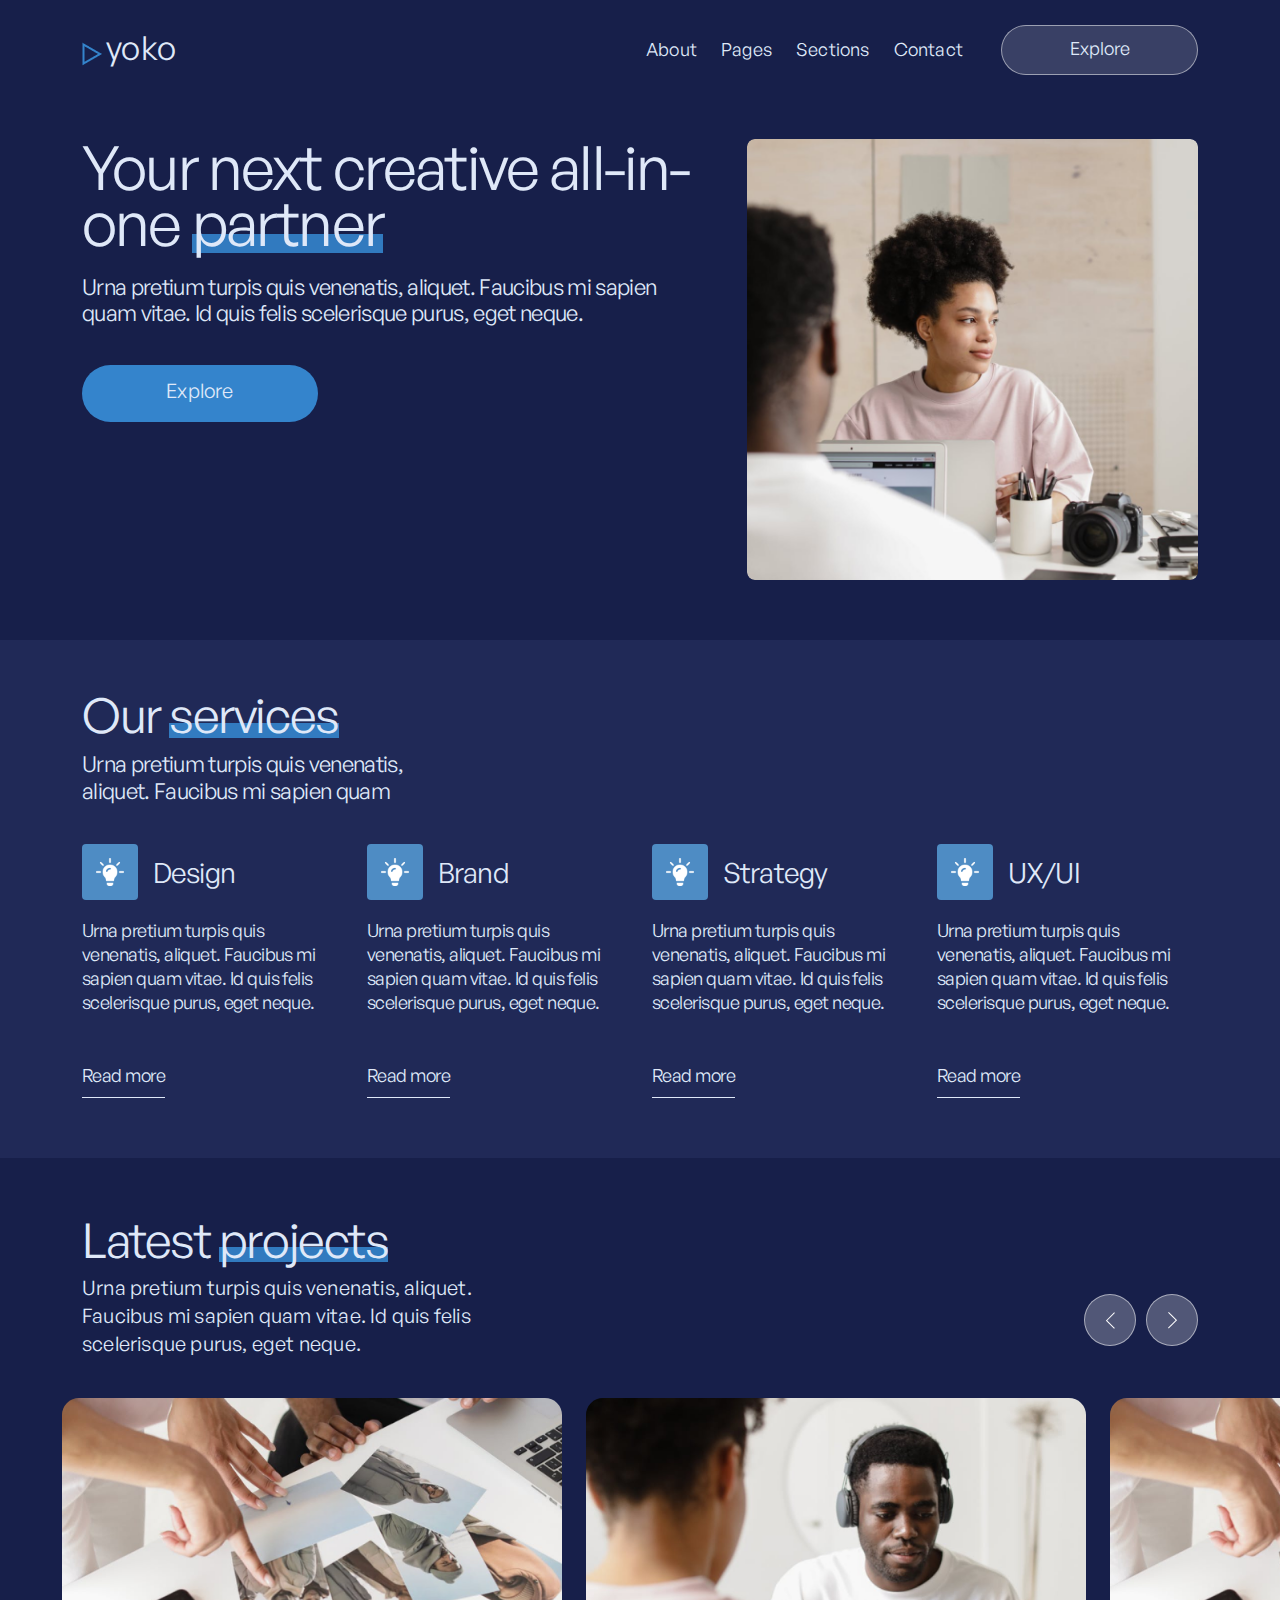
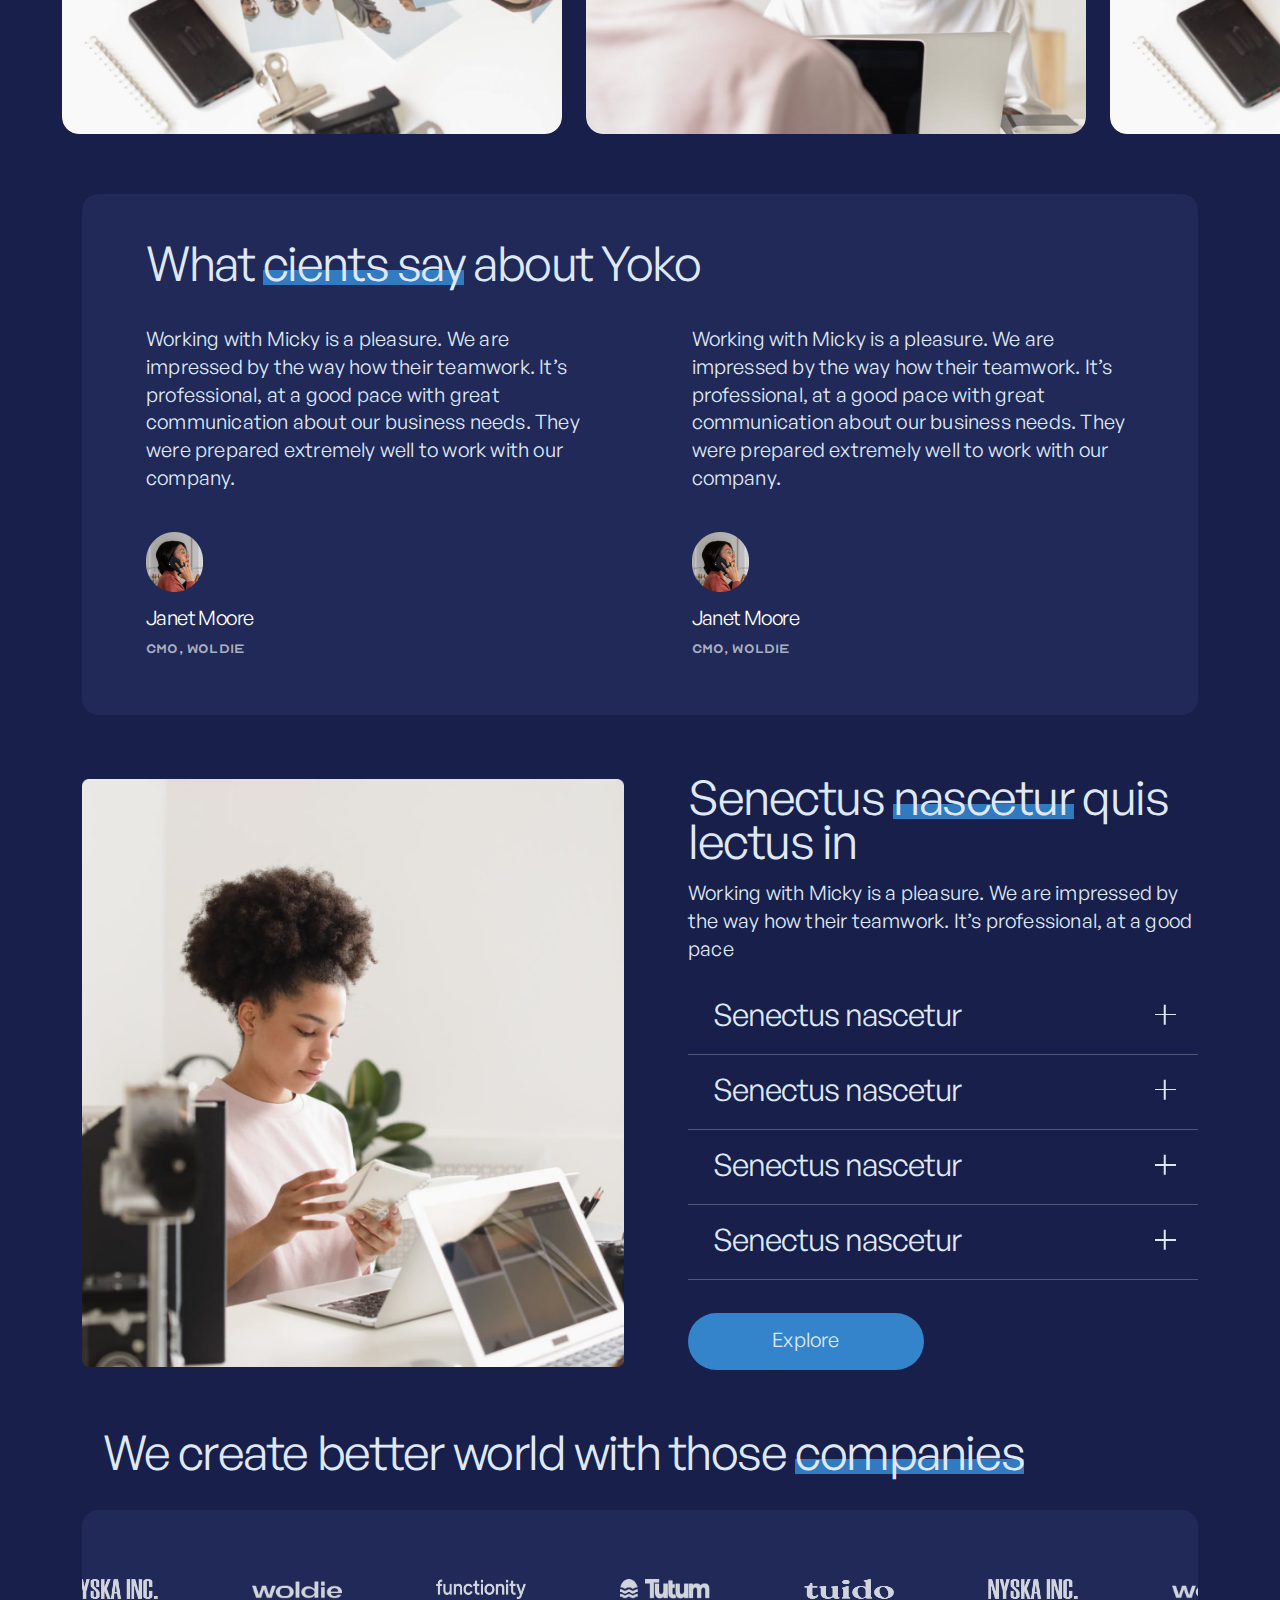
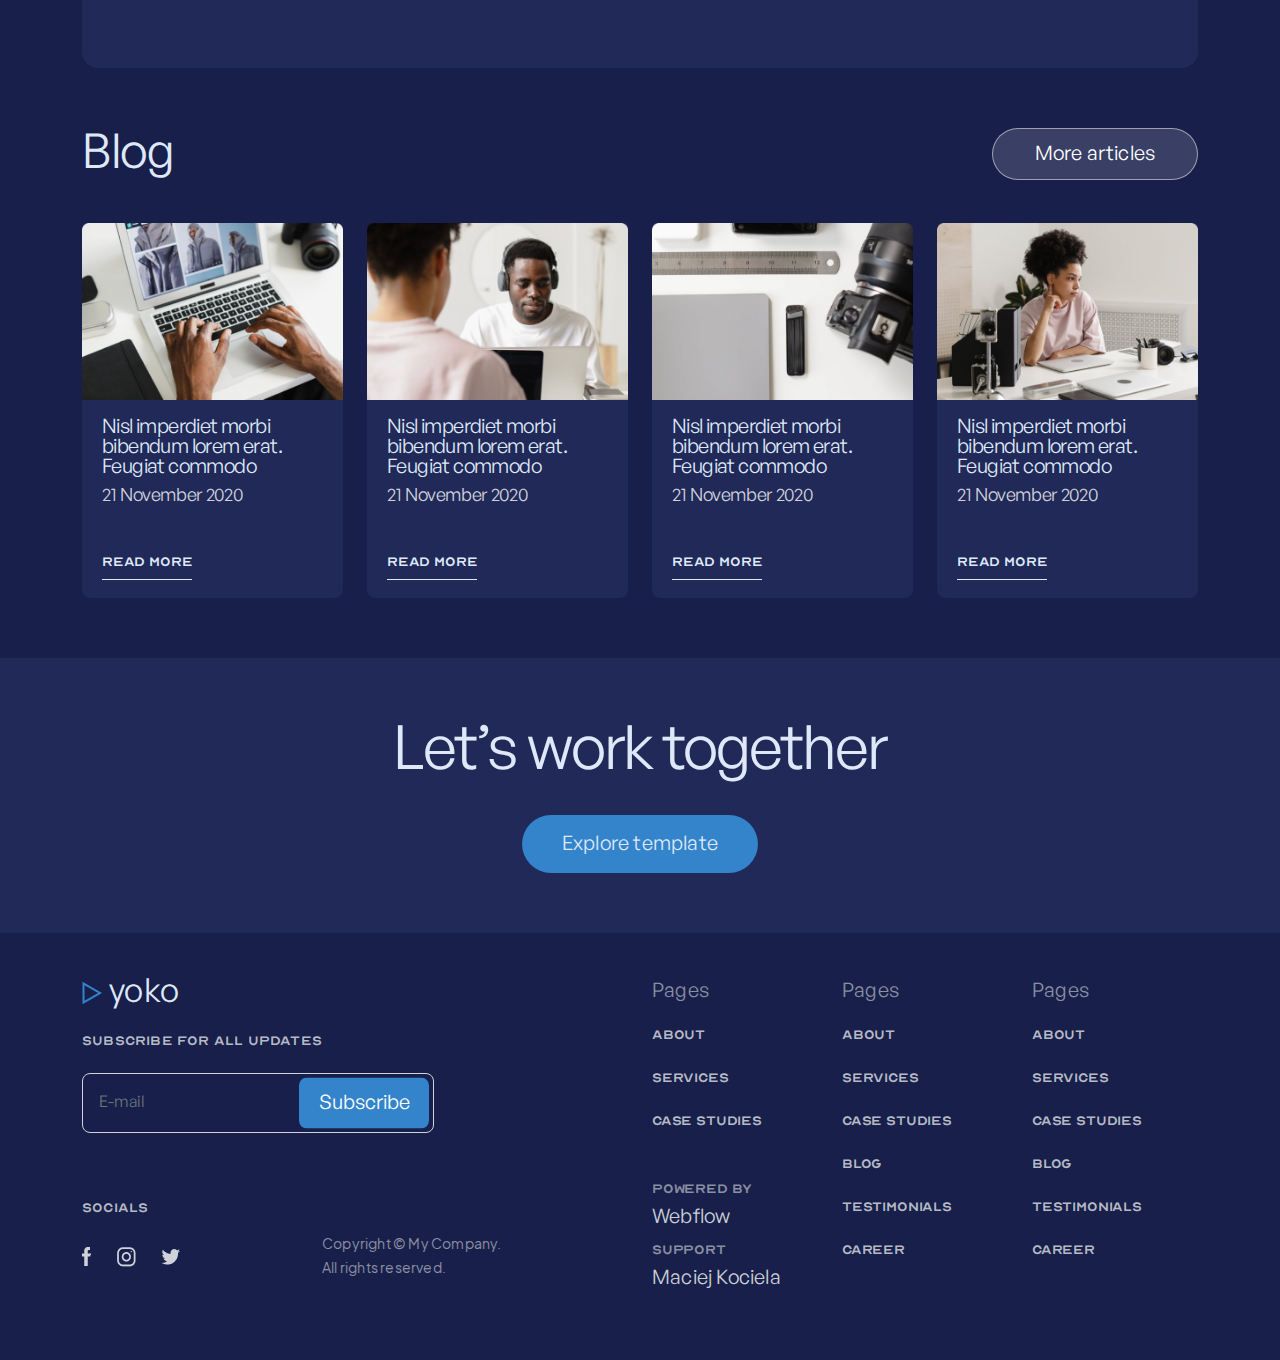
<file: index.html>
<!DOCTYPE html>
<html lang="en">
  <head>
    <meta charset="UTF-8" />
    <meta http-equiv="X-UA-Compatible" content="IE=edge" />
    <meta name="viewport" content="width=device-width, initial-scale=1.0" />
    <link rel="stylesheet" href="./css/bootstrap.css" />
    <link rel="stylesheet" href="./css/navbar.css" />
    <link rel="stylesheet" href="./css/footer.css" />
    <link rel="stylesheet" href="./css/style.css" />
    <link rel="stylesheet" href="./css/front_page.css" />
    <!--SLICK SLAJDER-->
    <link rel="stylesheet" type="text/css" href="./slick/slick.css" />
    <link rel="stylesheet" type="text/css" href="./slick/slick-theme.css" />
    <title>Yoko</title>
  </head>
  <body>
    <nav class="navbar sticky-top navbar-expand-md border-bottom">
      <div class="container">
        <a class="navbar-brand" href="./index.html"
          ><img src="./img/site_logo.png" alt="logo" />
          <span class="navbar-brand navbar-brand--name">yoko</span></a
        >
        <button
          class="navbar-toggler"
          type="button"
          data-bs-toggle="collapse"
          data-bs-target="#navbarSupportedContent"
          aria-controls="navbarSupportedContent"
          aria-expanded="false"
          aria-label="Toggle navigation"
        >
          Menu
        </button>
        <div class="collapse navbar-collapse" id="navbarSupportedContent">
          <ul class="navbar-nav me-auto mb-2 mb-md-0">
            <li class="nav-item">
              <a class="nav-link" href="./about.html">About</a>
            </li>
            <li class="nav-item">
              <a class="nav-link" href="./careers.html">Pages</a>
            </li>
            <li class="nav-item">
              <a class="nav-link" href="./services.html">Sections</a>
            </li>
            <li class="nav-item">
              <a class="nav-link" href="./blog.html">Contact</a>
            </li>
          </ul>
          <button class="btn nav__explore">Explore</button>
        </div>
      </div>
    </nav>
    <section class="banner">
      <div class="container">
        <div class="row">
          <div class="col-lg-7">
            <div class="banner__heading">
              <h1>
                Your next creative all-in-one
                <span class="heading__underline">partner</span>
              </h1>
            </div>
            <div class="banner__paragraph">
              <p>
                Urna pretium turpis quis venenatis, aliquet. Faucibus mi sapien
                quam vitae. Id quis felis scelerisque purus, eget neque.
              </p>
            </div>
            <a href="#" class="btn explore__button">Explore</a>
          </div>
          <div class="col-lg-5">
            <div class="banner__img">
              <img src="./img/banner-img.png" class="img-fluid" alt="..." />
            </div>
          </div>
        </div>
      </div>
    </section>
    <section class="services">
      <div class="container">
        <div class="row">
          <div class="services__heading">
            <h2>
              Our
              <span class="heading__underline heading__underline--height_15"
                >services</span
              >
            </h2>
          </div>
          <div class="services__paragraph">
            <p>
              Urna pretium turpis quis venenatis, aliquet. Faucibus mi sapien
              quam
            </p>
          </div>
        </div>
      </div>
      <div class="services__list">
        <div class="container">
          <div class="row">
            <div class="col-md-6 col-lg-3">
              <div class="services__item">
                <div class="services__title">
                  <div class="services__logo"></div>
                  <div class="services__name">
                    <h3>Design</h3>
                  </div>
                </div>
                <div class="item__paragraph">
                  <p>
                    Urna pretium turpis quis venenatis, aliquet. Faucibus mi
                    sapien quam vitae. Id quis felis scelerisque purus, eget
                    neque.
                  </p>
                </div>
                <div class="read__more">
                  <a href="#" class="read__underline"> Read more</a>
                </div>
              </div>
            </div>
            <div class="col-md-6 col-lg-3">
              <div class="services__item">
                <div class="services__title">
                  <div class="services__logo"></div>
                  <div class="services__name">
                    <h3>Brand</h3>
                  </div>
                </div>
                <div class="item__paragraph">
                  <p>
                    Urna pretium turpis quis venenatis, aliquet. Faucibus mi
                    sapien quam vitae. Id quis felis scelerisque purus, eget
                    neque.
                  </p>
                </div>
                <div class="read__more">
                  <a href="#"> Read more</a>
                </div>
              </div>
            </div>
            <div class="col-md-6 col-lg-3">
              <div class="services__item">
                <div class="services__title">
                  <div class="services__logo"></div>
                  <div class="services__name">
                    <h3>Strategy</h3>
                  </div>
                </div>
                <div class="item__paragraph">
                  <p>
                    Urna pretium turpis quis venenatis, aliquet. Faucibus mi
                    sapien quam vitae. Id quis felis scelerisque purus, eget
                    neque.
                  </p>
                </div>
                <div class="read__more">
                  <a href="#" class="read__underline"> Read more</a>
                </div>
              </div>
            </div>
            <div class="col-md-6 col-lg-3">
              <div class="services__item">
                <div class="services__title">
                  <div class="services__logo"></div>
                  <div class="services__name">
                    <h3>UX/UI</h3>
                  </div>
                </div>
                <div class="item__paragraph">
                  <p>
                    Urna pretium turpis quis venenatis, aliquet. Faucibus mi
                    sapien quam vitae. Id quis felis scelerisque purus, eget
                    neque.
                  </p>
                </div>
                <div class="read__more">
                  <a href="#" class="read__underline"> Read more</a>
                </div>
              </div>
            </div>
          </div>
        </div>
      </div>
    </section>
    <section class="latest_projects">
      <div class="container">
        <div class="row">
          <div class="projects__heading">
            <h2>
              Latest
              <span class="heading__underline heading__underline--height_15"
                >projects</span
              >
            </h2>
          </div>
          <div class="container_arrows">
            <div class="projects__paragraph">
              <p>
                Urna pretium turpis quis venenatis, aliquet. Faucibus mi sapien
                quam vitae. Id quis felis scelerisque purus, eget neque.
              </p>
            </div>
            <div class="slider_arrows">
              <div class="arrow arrow--left">
                <img
                  src="./img/slider_arrow_left.svg"
                  class="img-fluid"
                  alt="..."
                />
              </div>
              <div class="arrow arrow--right">
                <img
                  src="./img/slider_arrow_right.svg"
                  class="img-fluid"
                  alt="..."
                />
              </div>
            </div>
          </div>
        </div>
      </div>
      <div class="container-fluid">
        <div class="row">
          <div class="projects_slider">
            <div class="project__item">
              <div class="project__image">
                <img
                  src="./img/latest_projects_img-1.png"
                  class="img-fluid"
                  alt="..."
                />
              </div>
              <div class="project__wrapper">
                <div class="project__view"><a href="#"> VIEW</a></div>
                <div class="project__title">
                  <h3>Woldie</h3>
                </div>
                <div class="project__info">
                  <p>
                    Amet vel amet elit dui blandit quis duis bibendum. Elit
                    massa, leo risus pellentesque integer ornare faucibus est
                    eu.
                  </p>
                </div>
              </div>
            </div>
            <div class="project__item">
              <div class="project__image">
                <img
                  src="./img/latest_projects_img-2.png"
                  class="img-fluid"
                  alt="..."
                />
              </div>
              <div class="project__wrapper">
                <div class="project__view"><a href="#"> VIEW</a></div>
                <div class="project__title">
                  <h3>Woldie</h3>
                </div>
                <div class="project__info">
                  <p>
                    Amet vel amet elit dui blandit quis duis bibendum. Elit
                    massa, leo risus pellentesque integer ornare faucibus est
                    eu.
                  </p>
                </div>
              </div>
            </div>
            <div class="project__item">
              <div class="project__image">
                <img
                  src="./img/latest_projects_img-1.png"
                  class="img-fluid"
                  alt="..."
                />
              </div>
              <div class="project__wrapper">
                <div class="project__view"><a href="#"> VIEW</a></div>
                <div class="project__title">
                  <h3>Woldie</h3>
                </div>
                <div class="project__info">
                  <p>
                    Amet vel amet elit dui blandit quis duis bibendum. Elit
                    massa, leo risus pellentesque integer ornare faucibus est
                    eu.
                  </p>
                </div>
              </div>
            </div>
          </div>
        </div>
      </div>
    </section>
    <section class="client_feedback">
      <div class="container">
        <div class="container_wrapper">
          <div class="row">
            <div class="client_feedback__heading">
              <h2>
                What
                <span class="heading__underline heading__underline--height_15"
                  >cients say</span
                >
                about Yoko
              </h2>
            </div>
          </div>
          <div class="row">
            <div class="col-lg-6 pe-lg-5">
              <div class="janet_moore">
                <div class="client_feedback__paragraph">
                  <p>
                    Working with Micky is a pleasure. We are impressed by the
                    way how their teamwork. It’s professional, at a good pace
                    with great communication about our business needs. They were
                    prepared extremely well to work with our company.
                  </p>
                </div>
                <div class="client_wrapper">
                  <div class="client_img">
                    <img
                      src="./img/client_feedback-img.png"
                      class="img-fluid"
                      alt="..."
                    />
                  </div>
                  <div class="client_name">
                    <h4>Janet Moore</h4>
                  </div>
                  <div class="client_profesion">
                    <p>CMO, Woldie</p>
                  </div>
                </div>
              </div>
            </div>
            <div class="col-lg-6 ps-lg-5">
              <div class="janet_moore">
                <div class="client_feedback__paragraph">
                  <p>
                    Working with Micky is a pleasure. We are impressed by the
                    way how their teamwork. It’s professional, at a good pace
                    with great communication about our business needs. They were
                    prepared extremely well to work with our company.
                  </p>
                </div>
                <div class="client_wrapper">
                  <div class="client_img">
                    <img
                      src="./img/client_feedback-img.png"
                      class="img-fluid"
                      alt="..."
                    />
                  </div>
                  <div class="client_name">
                    <h4>Janet Moore</h4>
                  </div>
                  <div class="client_profesion">
                    <p>CMO, Woldie</p>
                  </div>
                </div>
              </div>
            </div>
          </div>
        </div>
      </div>
    </section>
    <section class="senectus">
      <div class="container">
        <div class="row align-items-center">
          <div class="col-lg-6 pe-lg-3">
            <div class="senectus_left">
              <img src="./img/senectus_img.png" class="img-fluid" alt="..." />
            </div>
          </div>
          <div class="col-lg-6 ps-xl-5">
            <div class="senectus_heading">
              <h2>
                Senectus
                <span class="heading__underline heading__underline--height_15"
                  >nascetur</span
                >
                quis lectus in
              </h2>
            </div>
            <div class="senectus_paragraph">
              <p>
                Working with Micky is a pleasure. We are impressed by the way
                how their teamwork. It’s professional, at a good pace
              </p>
            </div>
            <div class="senectus_nascetur">
              <div class="tab_wrapper">
                <div class="senectus_nascetur__title">
                  <h3>Senectus nascetur</h3>
                  <div class="senectus_nascetur__plus">
                    <div class="plus_vertical"></div>
                    <div class="plus_horizontal"></div>
                  </div>
                </div>
                <div class="senectus_panel">
                  <p>
                    Lorem ipsum dolor sit amet, consectetur adipisicing elit,
                    sed do eiusmod tempor incididunt ut labore et dolore magna
                    aliqua.
                  </p>
                </div>
              </div>
              <div class="tab_wrapper">
                <div class="senectus_nascetur__title">
                  <h3>Senectus nascetur</h3>
                  <div class="senectus_nascetur__plus">
                    <div class="plus_vertical"></div>
                    <div class="plus_horizontal"></div>
                  </div>
                </div>
                <div class="senectus_panel">
                  <p>
                    Lorem ipsum dolor sit amet, consectetur adipisicing elit,
                    sed do eiusmod tempor incididunt ut labore et dolore magna
                    aliqua.
                  </p>
                </div>
              </div>
              <div class="tab_wrapper">
                <div class="senectus_nascetur__title">
                  <h3>Senectus nascetur</h3>
                  <div class="senectus_nascetur__plus">
                    <div class="plus_vertical"></div>
                    <div class="plus_horizontal"></div>
                  </div>
                </div>
                <div class="senectus_panel">
                  <p>
                    Lorem ipsum dolor sit amet, consectetur adipisicing elit,
                    sed do eiusmod tempor incididunt ut labore et dolore magna
                    aliqua.
                  </p>
                </div>
              </div>
              <div class="tab_wrapper">
                <div class="senectus_nascetur__title">
                  <h3>Senectus nascetur</h3>
                  <div class="senectus_nascetur__plus">
                    <div class="plus_vertical"></div>
                    <div class="plus_horizontal"></div>
                  </div>
                </div>
                <div class="senectus_panel">
                  <p>
                    Lorem ipsum dolor sit amet, consectetur adipisicing elit,
                    sed do eiusmod tempor incididunt ut labore et dolore magna
                    aliqua.
                  </p>
                </div>
              </div>
            </div>
            <div class="senectus_btn">
              <a href="#" class="btn explore__button">Explore</a>
            </div>
          </div>
        </div>
      </div>
    </section>
    <section class="companies">
      <div class="container">
        <div class="row">
          <div class="companies_heading">
            <h2>
              We create better world with those
              <span class="heading__underline heading__underline--height_15"
                >companies</span
              >
            </h2>
          </div>
        </div>
      </div>
      <div class="container">
        <div class="companies_slider">
          <div class="companies_img">
            <img src="./img/company-1.png" class="img-fluid" alt="..." />
          </div>
          <div class="companies_img">
            <img src="./img/company-2.png" class="img-fluid" alt="..." />
          </div>
          <div class="companies_img">
            <img src="./img/company-3.png" class="img-fluid" alt="..." />
          </div>
          <div class="companies_img">
            <img src="./img/company-4.png" class="img-fluid" alt="..." />
          </div>
          <div class="companies_img">
            <img src="./img/company-5.png" class="img-fluid" alt="..." />
          </div>
          <div class="companies_img">
            <img src="./img/company-1.png" class="img-fluid" alt="..." />
          </div>
          <div class="companies_img">
            <img src="./img/company-2.png" class="img-fluid" alt="..." />
          </div>
          <div class="companies_img">
            <img src="./img/company-3.png" class="img-fluid" alt="..." />
          </div>
        </div>
      </div>
    </section>
    <section class="blog">
      <div class="container">
        <div class="row">
          <div class="blog_title">
            <div class="blog_heading">
              <h2>Blog</h2>
            </div>
            <div class="blog_btn blog_btn--desktop">
              <a href="#" class="btn articles__button">More articles</a>
            </div>
          </div>
        </div>
        <div class="row">
          <div class="col-md-6 col-lg-3">
            <div class="card">
              <div class="card-img-top">
                <img src="./img/blog_img-1.png" class="img-fluid" alt="..." />
              </div>
              <div class="card-body">
                <h4>
                  Nisl imperdiet morbi bibendum lorem erat. Feugiat commodo
                </h4>
                <p class="card-text">21 November 2020</p>
                <div class="read__more read__more--blog">
                  <a href="#" class="read__underline">Read more</a>
                </div>
              </div>
            </div>
          </div>
          <div class="col-md-6 col-lg-3">
            <div class="card">
              <div class="card-img-top">
                <img src="./img/blog_img-2.png" class="img-fluid" alt="..." />
              </div>
              <div class="card-body">
                <h4>
                  Nisl imperdiet morbi bibendum lorem erat. Feugiat commodo
                </h4>
                <p class="card-text">21 November 2020</p>
                <div class="read__more read__more--blog">
                  <a href="#" class="read__underline">Read more</a>
                </div>
              </div>
            </div>
          </div>
          <div class="col-md-6 col-lg-3">
            <div class="card">
              <div class="card-img-top">
                <img src="./img/blog_img-3.png" class="img-fluid" alt="..." />
              </div>
              <div class="card-body">
                <h4>
                  Nisl imperdiet morbi bibendum lorem erat. Feugiat commodo
                </h4>
                <p class="card-text">21 November 2020</p>
                <div class="read__more read__more--blog">
                  <a href="#" class="read__underline">Read more</a>
                </div>
              </div>
            </div>
          </div>
          <div class="col-md-6 col-lg-3">
            <div class="card">
              <div class="card-img-top">
                <img src="./img/blog_img-4.png" class="img-fluid" alt="..." />
              </div>
              <div class="card-body">
                <h4>
                  Nisl imperdiet morbi bibendum lorem erat. Feugiat commodo
                </h4>
                <p class="card-text">21 November 2020</p>
                <div class="read__more read__more--blog">
                  <a href="#" class="read__underline">Read more</a>
                </div>
              </div>
            </div>
          </div>
          <div class="blog_btn blog_btn--responsive">
            <a href="#" class="btn articles__button">More articles</a>
          </div>
        </div>
      </div>
    </section>
    <section class="together">
      <div class="container-fluid">
        <div class="row">
          <div class="together_heading"><h1>Let’s work together</h1></div>
          <div class="together_btn">
            <a href="#" class="btn explore__button explore__button--template"
              >Explore template</a
            >
          </div>
        </div>
      </div>
    </section>
    <footer>
      <div class="container">
        <div class="row">
          <div class="col-md-12 col-lg-6">
            <div class="footer_logo">
              <a href="./index.html"
                ><img src="./img/site_logo.png" alt="logo" />
                <span class="logo_name">yoko</span></a
              >
            </div>
            <div class="subscribe_desktop">
              <div class="footer_text">
                <p>Subscribe for all updates</p>
              </div>
              <div class="input-group footer_input">
                <input
                  type="text"
                  class="form-control form-control--footer"
                  placeholder="E-mail"
                  aria-label="E-mail"
                />
                <div class="input-group-prepend">
                  <button class="btn btn_submit" type="submit">
                    Subscribe
                  </button>
                </div>
              </div>
            </div>
            <div class="footer_text footer_text--socials">
              <p>Socials</p>
            </div>
            <div class="footer_media">
              <div class="footer_socials">
                <div class="footer_facebook">
                  <a href="#"
                    ><img
                      src="./img/fotter_facebook.png"
                      class="img-fluid"
                      alt="..."
                  /></a>
                </div>
                <div class="footer_instagram">
                  <a href="#"
                    ><img
                      src="./img/fotter_instagram.png"
                      class="img-fluid"
                      alt="..."
                  /></a>
                </div>
                <div class="footer_twiter">
                  <a href="#"
                    ><img
                      src="./img/fotter_twiter.png"
                      class="img-fluid"
                      alt="..."
                  /></a>
                </div>
              </div>
              <div class="footer_copyright">
                <p>Copyright &copy My Company. All rights reserved.</p>
              </div>
            </div>
          </div>
          <div class="col-md-12 col-lg-6">
            <div class="row">
              <div class="col-md-4">
                <div class="footer_pages">
                  <ul>
                    Pages
                    <li><a href="#">About</a></li>
                    <li><a href="#">Services</a></li>
                    <li><a href="#">Case Studies</a></li>
                  </ul>
                </div>
              </div>
              <div class="col-md-4">
                <div class="footer_pages">
                  <ul>
                    Pages
                    <li><a href="#">About</a></li>
                    <li><a href="#">Services</a></li>
                    <li><a href="#">Case Studies</a></li>
                    <li><a href="#">Blog</a></li>
                    <li><a href="#">Testimonials</a></li>
                    <li><a href="#">Career</a></li>
                  </ul>
                </div>
              </div>
              <div class="col-md-4">
                <div class="footer_pages">
                  <ul>
                    Pages
                    <li><a href="#">About</a></li>
                    <li><a href="#">Services</a></li>
                    <li><a href="#">Case Studies</a></li>
                    <li><a href="#">Blog</a></li>
                    <li><a href="#">Testimonials</a></li>
                    <li><a href="#">Career</a></li>
                  </ul>
                </div>
              </div>
              <div class="footer_support">
                <div class="support_name">
                  <p>powered by</p>
                  <p>Webflow</p>
                </div>
                <div class="support_name">
                  <p>Support</p>
                  <p>Maciej Kociela</p>
                </div>
              </div>
            </div>
          </div>
          <div class="col-md-12">
            <div class="subscribe_responsive">
              <div class="footer_text">
                <p>Subscribe for all updates</p>
              </div>
              <div class="input-group footer_input">
                <input
                  type="text"
                  class="form-control form-control--footer"
                  placeholder="E-mail"
                  aria-label="E-mail"
                />
                <div class="input-group-prepend">
                  <button class="btn btn_submit" type="submit">
                    Subscribe
                  </button>
                </div>
              </div>
            </div>
          </div>
        </div>
      </div>
    </footer>
    <!--SLICK SLAJDER-->
    <script src="./js/jquery-3.6.0.js"></script>
    <script src="./js/isotope.pkgd.min.js"></script>
    <script src="./slick/slick.min.js"></script>
    <script src="./js/main.js"></script>
    <script src="./js/bootstrap.bundle.js"></script>
  </body>
</html>
</file>
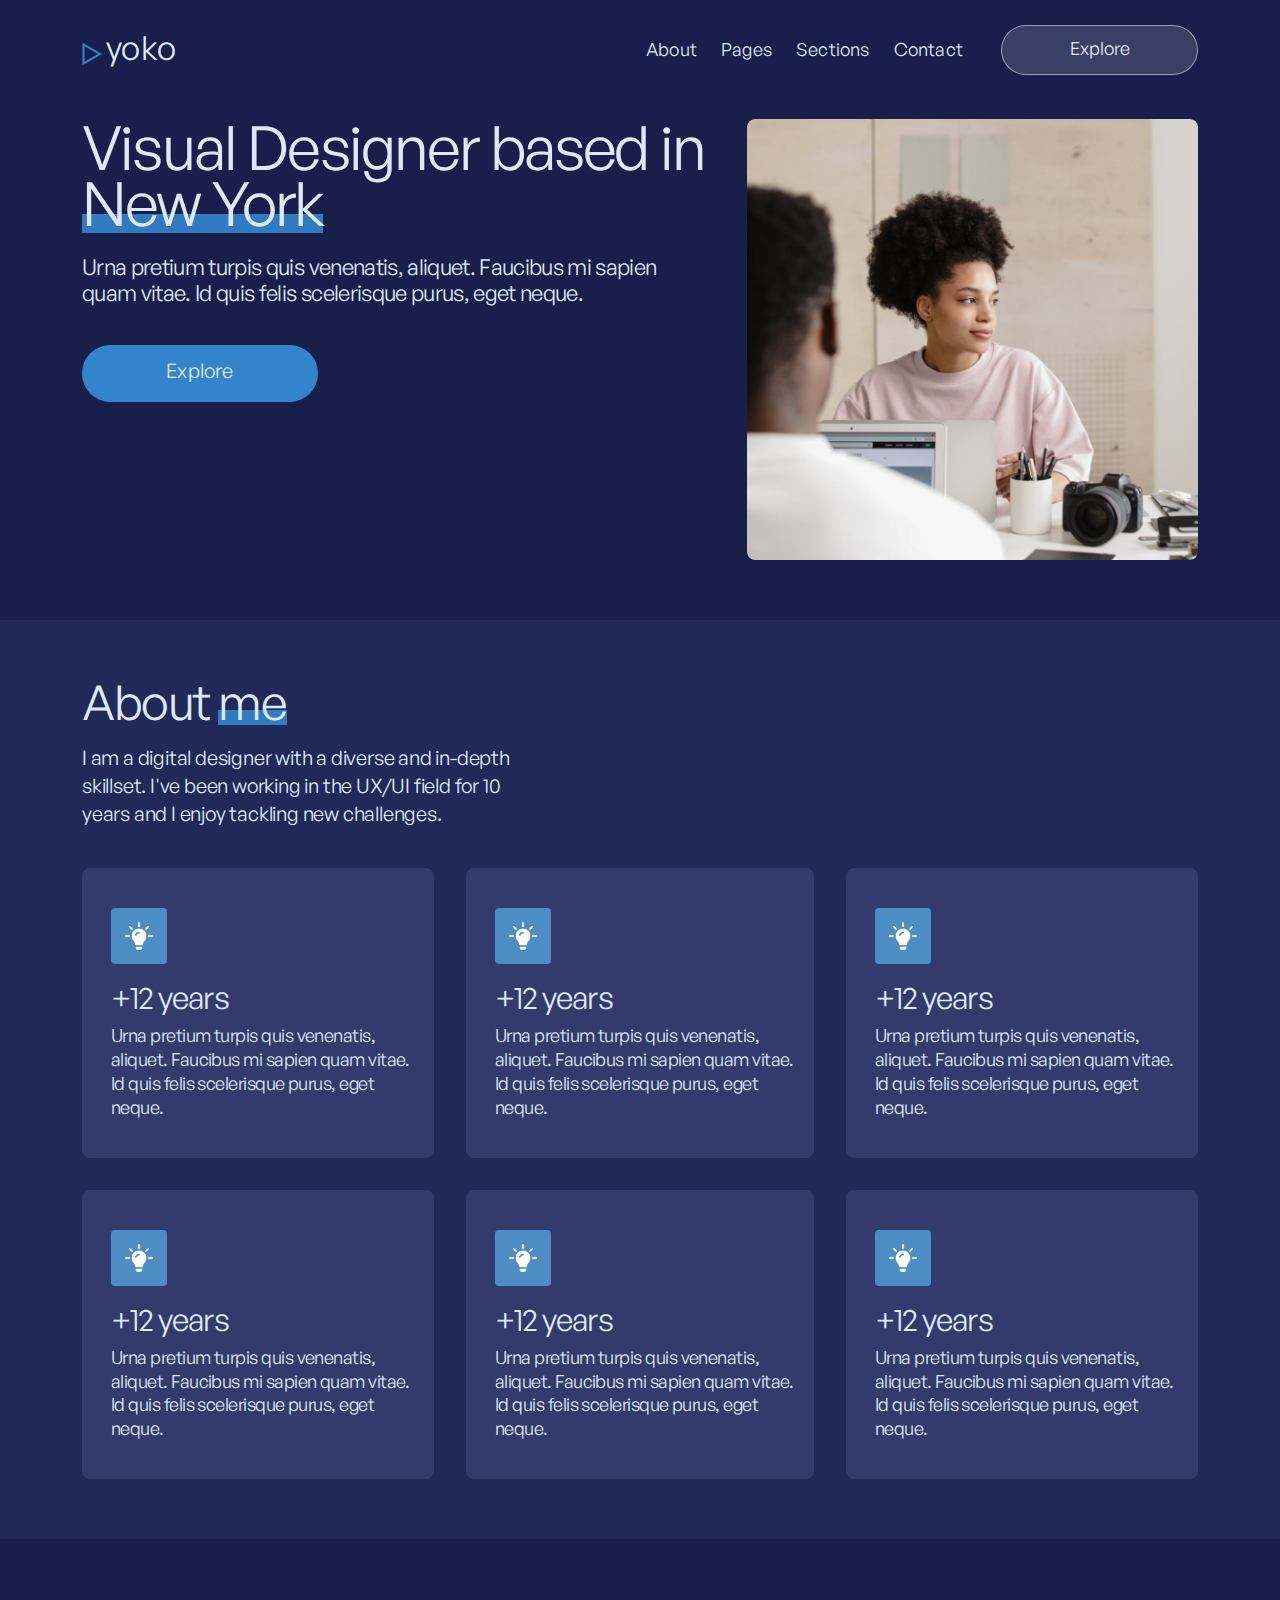
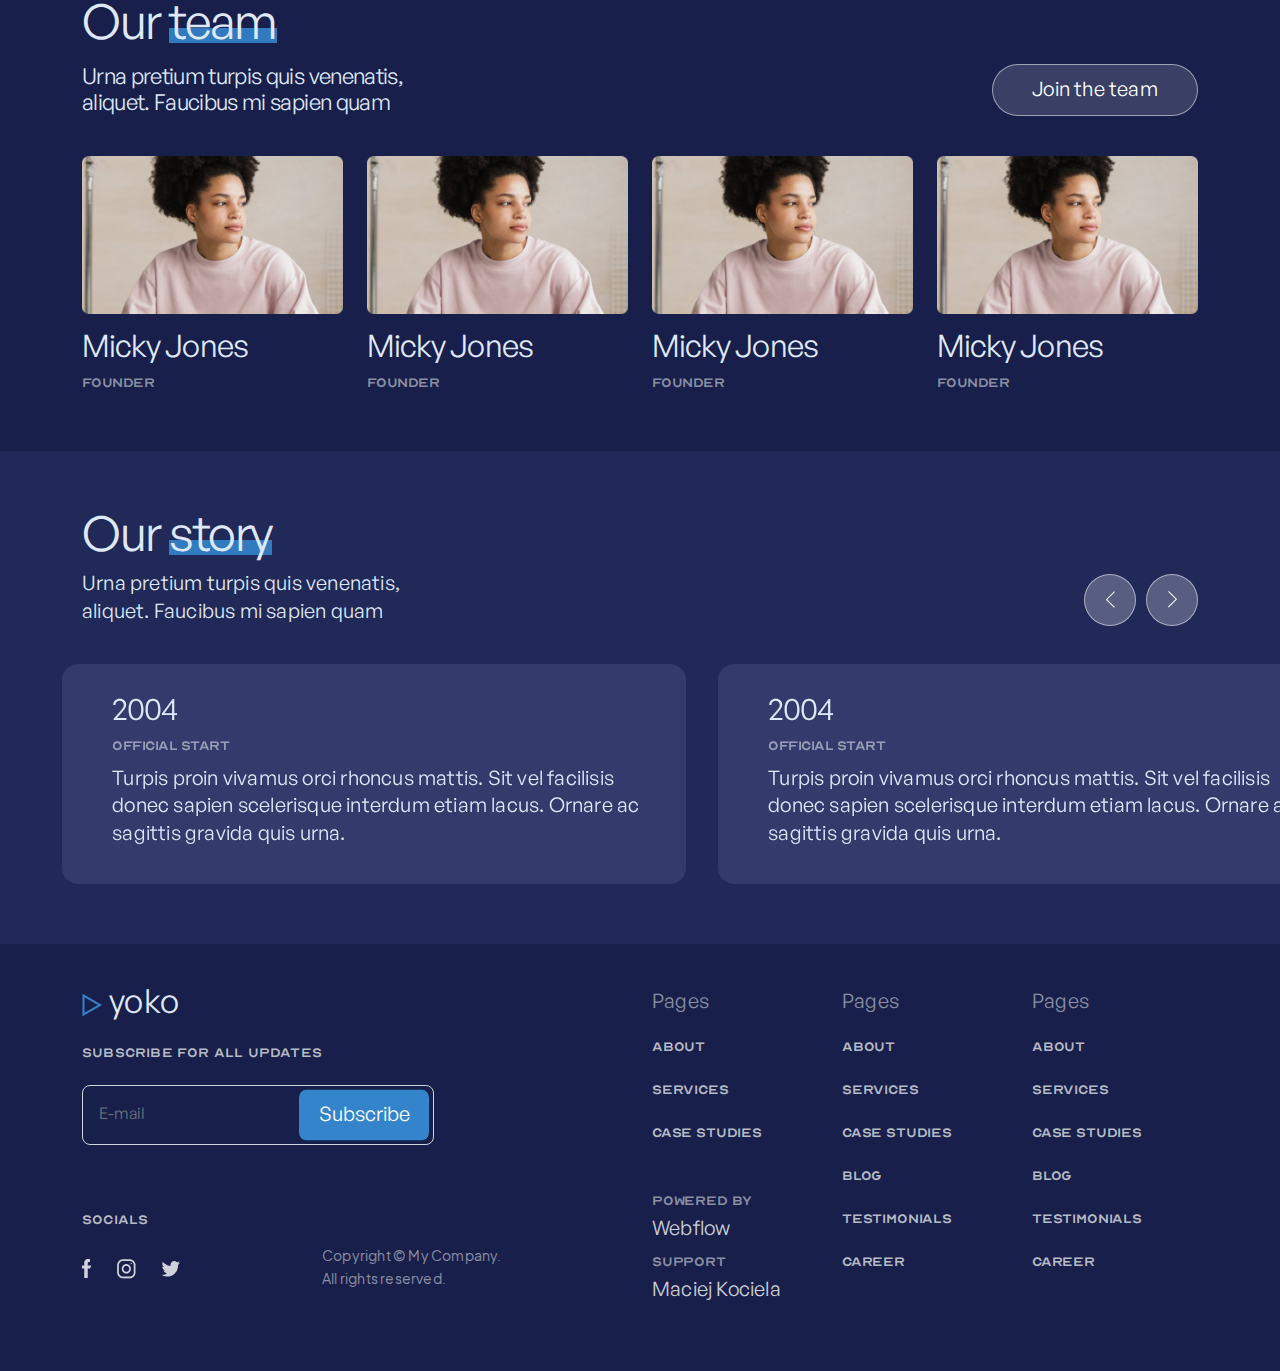
<file: about.html>
<!DOCTYPE html>
<html lang="en">
  <head>
    <meta charset="UTF-8" />
    <meta http-equiv="X-UA-Compatible" content="IE=edge" />
    <meta name="viewport" content="width=device-width, initial-scale=1.0" />
    <link rel="stylesheet" href="./css/bootstrap.css" />
    <link rel="stylesheet" href="./css/navbar.css" />
    <link rel="stylesheet" href="./css/footer.css" />
    <link rel="stylesheet" href="./css/style.css" />
    <link rel="stylesheet" href="./css/about.css" />
    <!--SLICK SLAJDER-->
    <link rel="stylesheet" type="text/css" href="./slick/slick.css" />
    <link rel="stylesheet" type="text/css" href="./slick/slick-theme.css" />
    <title>Yoko</title>
  </head>
  <body>
    <nav class="navbar sticky-top navbar-expand-md border-bottom">
      <div class="container">
        <a class="navbar-brand" href="./index.html"
          ><img src="./img/site_logo.png" alt="logo" />
          <span class="navbar-brand navbar-brand--name">yoko</span></a
        >
        <button
          class="navbar-toggler"
          type="button"
          data-bs-toggle="collapse"
          data-bs-target="#navbarSupportedContent"
          aria-controls="navbarSupportedContent"
          aria-expanded="false"
          aria-label="Toggle navigation"
        >
          Menu
        </button>
        <div class="collapse navbar-collapse" id="navbarSupportedContent">
          <ul class="navbar-nav me-auto mb-2 mb-md-0">
            <li class="nav-item">
              <a class="nav-link" href="./about.html">About</a>
            </li>
            <li class="nav-item">
              <a class="nav-link" href="./careers.html">Pages</a>
            </li>
            <li class="nav-item">
              <a class="nav-link" href="./services.html">Sections</a>
            </li>
            <li class="nav-item">
              <a class="nav-link" href="./blog.html">Contact</a>
            </li>
          </ul>
          <button class="btn nav__explore">Explore</button>
        </div>
      </div>
    </nav>
    <section class="banner banner--about">
      <div class="container">
        <div class="row">
          <div class="col-lg-7">
            <div class="banner__heading">
              <h1>
                Visual Designer based in
                <span class="heading__underline">New York</span>
              </h1>
            </div>
            <div class="banner__paragraph">
              <p>
                Urna pretium turpis quis venenatis, aliquet. Faucibus mi sapien
                quam vitae. Id quis felis scelerisque purus, eget neque.
              </p>
            </div>
            <a href="#" class="btn explore__button">Explore</a>
          </div>
          <div class="col-lg-5">
            <div class="banner__img">
              <img src="./img/banner-img.png" class="img-fluid" alt="..." />
            </div>
          </div>
        </div>
      </div>
    </section>
    <section class="about_me">
      <div class="container">
        <div class="row">
          <div class="about__heading">
            <h2>
              About
              <span class="heading__underline heading__underline--height_15"
                >me</span
              >
            </h2>
          </div>
          <div class="about__paragraph">
            <p>
              I am a digital designer with a diverse and in-depth skillset. I've
              been working in the UX/UI field for 10 years and I enjoy tackling
              new challenges.
            </p>
          </div>
        </div>
      </div>
      <div class="services__list">
        <div class="container">
          <div class="row pb-lg-3">
            <div class="col-md-6 col-lg-4 pe-lg-3">
              <div class="services__item services__item--about">
                <div class="services__logo"></div>
                <div class="services__name services__name--about">
                  <h3>+12 years</h3>
                </div>
                <div class="item__paragraph item__paragraph--about">
                  <p>
                    Urna pretium turpis quis venenatis, aliquet. Faucibus mi
                    sapien quam vitae. Id quis felis scelerisque purus, eget
                    neque.
                  </p>
                </div>
              </div>
            </div>
            <div class="col-md-6 col-lg-4 px-lg-3">
              <div class="services__item services__item--about">
                <div class="services__logo"></div>
                <div class="services__name services__name--about">
                  <h3>+12 years</h3>
                </div>
                <div class="item__paragraph item__paragraph--about">
                  <p>
                    Urna pretium turpis quis venenatis, aliquet. Faucibus mi
                    sapien quam vitae. Id quis felis scelerisque purus, eget
                    neque.
                  </p>
                </div>
              </div>
            </div>
            <div class="col-md-6 col-lg-4 ps-lg-3">
              <div class="services__item services__item--about">
                <div class="services__logo"></div>
                <div class="services__name services__name--about">
                  <h3>+12 years</h3>
                </div>
                <div class="item__paragraph item__paragraph--about">
                  <p>
                    Urna pretium turpis quis venenatis, aliquet. Faucibus mi
                    sapien quam vitae. Id quis felis scelerisque purus, eget
                    neque.
                  </p>
                </div>
              </div>
            </div>
          </div>
          <div class="row pt-lg-3">
            <div class="col-md-6 col-lg-4 pe-lg-3">
              <div class="services__item services__item--about">
                <div class="services__logo"></div>
                <div class="services__name services__name--about">
                  <h3>+12 years</h3>
                </div>
                <div class="item__paragraph item__paragraph--about">
                  <p>
                    Urna pretium turpis quis venenatis, aliquet. Faucibus mi
                    sapien quam vitae. Id quis felis scelerisque purus, eget
                    neque.
                  </p>
                </div>
              </div>
            </div>
            <div class="col-md-6 col-lg-4 px-lg-3">
              <div class="services__item services__item--about">
                <div class="services__logo"></div>
                <div class="services__name services__name--about">
                  <h3>+12 years</h3>
                </div>
                <div class="item__paragraph item__paragraph--about">
                  <p>
                    Urna pretium turpis quis venenatis, aliquet. Faucibus mi
                    sapien quam vitae. Id quis felis scelerisque purus, eget
                    neque.
                  </p>
                </div>
              </div>
            </div>
            <div class="col-md-6 col-lg-4 ps-lg-3">
              <div class="services__item services__item--about">
                <div class="services__logo"></div>
                <div class="services__name services__name--about">
                  <h3>+12 years</h3>
                </div>
                <div class="item__paragraph item__paragraph--about">
                  <p>
                    Urna pretium turpis quis venenatis, aliquet. Faucibus mi
                    sapien quam vitae. Id quis felis scelerisque purus, eget
                    neque.
                  </p>
                </div>
              </div>
            </div>
          </div>
        </div>
      </div>
    </section>
    <section class="team">
      <div class="container">
        <div class="row">
          <div class="blog_title blog_title--team">
            <div class="team_heading">
              <h2>
                Our
                <span class="heading__underline heading__underline--height_15"
                  >team</span
                >
              </h2>
              <div class="team_paragraph">
                <p>
                  Urna pretium turpis quis venenatis, aliquet. Faucibus mi
                  sapien quam
                </p>
              </div>
            </div>
            <div class="blog_btn">
              <a href="#" class="btn articles__button">Join the team</a>
            </div>
          </div>
        </div>
        <div class="row">
          <div class="col-md-6 col-lg-3">
            <div class="founder_wrapper">
              <div class="image_wrapper">
                <div class="founder_img">
                  <img
                    src="./img/founder_img.png"
                    class="img-fluid"
                    alt="..."
                  />
                </div>
                <div class="founder_info">
                  <div class="founder_linkedin">
                    <a href="#"
                      ><img
                        src="./img/founder_linkedin-img.png"
                        class="img-fluid"
                        alt="..."
                    /></a>
                  </div>
                  <div class="founder_twiter">
                    <a href=""
                      ><img
                        src="./img/founder_twiter-img.png"
                        class="img-fluid"
                        alt="..."
                    /></a>
                  </div>
                </div>
              </div>
              <div class="founder_name">
                <h3>Micky Jones</h3>
              </div>
              <div class="founder_position">
                <p>Founder</p>
              </div>
            </div>
          </div>
          <div class="col-md-6 col-lg-3">
            <div class="founder_wrapper">
              <div class="image_wrapper">
                <div class="founder_img">
                  <img
                    src="./img/founder_img.png"
                    class="img-fluid"
                    alt="..."
                  />
                </div>
                <div class="founder_info">
                  <div class="founder_linkedin">
                    <a href="#"
                      ><img
                        src="./img/founder_linkedin-img.png"
                        class="img-fluid"
                        alt="..."
                    /></a>
                  </div>
                  <div class="founder_twiter">
                    <a href=""
                      ><img
                        src="./img/founder_twiter-img.png"
                        class="img-fluid"
                        alt="..."
                    /></a>
                  </div>
                </div>
              </div>
              <div class="founder_name">
                <h3>Micky Jones</h3>
              </div>
              <div class="founder_position">
                <p>Founder</p>
              </div>
            </div>
          </div>
          <div class="col-md-6 col-lg-3">
            <div class="founder_wrapper">
              <div class="image_wrapper">
                <div class="founder_img">
                  <img
                    src="./img/founder_img.png"
                    class="img-fluid"
                    alt="..."
                  />
                </div>
                <div class="founder_info">
                  <div class="founder_linkedin">
                    <a href="#"
                      ><img
                        src="./img/founder_linkedin-img.png"
                        class="img-fluid"
                        alt="..."
                    /></a>
                  </div>
                  <div class="founder_twiter">
                    <a href=""
                      ><img
                        src="./img/founder_twiter-img.png"
                        class="img-fluid"
                        alt="..."
                    /></a>
                  </div>
                </div>
              </div>
              <div class="founder_name">
                <h3>Micky Jones</h3>
              </div>
              <div class="founder_position">
                <p>Founder</p>
              </div>
            </div>
          </div>
          <div class="col-md-6 col-lg-3">
            <div class="founder_wrapper">
              <div class="image_wrapper">
                <div class="founder_img">
                  <img
                    src="./img/founder_img.png"
                    class="img-fluid"
                    alt="..."
                  />
                </div>
                <div class="founder_info">
                  <div class="founder_linkedin">
                    <a href="#"
                      ><img
                        src="./img/founder_linkedin-img.png"
                        class="img-fluid"
                        alt="..."
                    /></a>
                  </div>
                  <div class="founder_twiter">
                    <a href=""
                      ><img
                        src="./img/founder_twiter-img.png"
                        class="img-fluid"
                        alt="..."
                    /></a>
                  </div>
                </div>
              </div>
              <div class="founder_name">
                <h3>Micky Jones</h3>
              </div>
              <div class="founder_position">
                <p>Founder</p>
              </div>
            </div>
          </div>
        </div>
      </div>
    </section>
    <section class="our_story">
      <div class="container">
        <div class="row">
          <div class="story_heading">
            <h2>
              Our
              <span class="heading__underline heading__underline--height_15"
                >story</span
              >
            </h2>
          </div>
          <div class="container_arrows">
            <div class="story_paragraph">
              <p>
                Urna pretium turpis quis venenatis, aliquet. Faucibus mi sapien
                quam
              </p>
            </div>
            <div class="slider_arrows">
              <div class="arrow arrow--left">
                <img
                  src="./img/slider_arrow_left.svg"
                  class="img-fluid"
                  alt="..."
                />
              </div>
              <div class="arrow arrow--right">
                <img
                  src="./img/slider_arrow_right.svg"
                  class="img-fluid"
                  alt="..."
                />
              </div>
            </div>
          </div>
        </div>
      </div>
      <div class="container-fluid">
        <div class="row">
          <div class="story_slider">
            <div class="story_item">
              <div class="story_year">
                <h3>2004</h3>
              </div>
              <div class="story_title">
                <p>official start</p>
              </div>
              <div class="story_item__paragraph">
                <p>
                  Turpis proin vivamus orci rhoncus mattis. Sit vel facilisis
                  donec sapien scelerisque interdum etiam lacus. Ornare ac
                  sagittis gravida quis urna.
                </p>
              </div>
            </div>
            <div class="story_item">
              <div class="story_year">
                <h3>2004</h3>
              </div>
              <div class="story_title">
                <p>official start</p>
              </div>
              <div class="story_item__paragraph">
                <p>
                  Turpis proin vivamus orci rhoncus mattis. Sit vel facilisis
                  donec sapien scelerisque interdum etiam lacus. Ornare ac
                  sagittis gravida quis urna.
                </p>
              </div>
            </div>
            <div class="story_item">
              <div class="story_year">
                <h3>2004</h3>
              </div>
              <div class="story_title">
                <p>official start</p>
              </div>
              <div class="story_item__paragraph">
                <p>
                  Turpis proin vivamus orci rhoncus mattis. Sit vel facilisis
                  donec sapien scelerisque interdum etiam lacus. Ornare ac
                  sagittis gravida quis urna.
                </p>
              </div>
            </div>
          </div>
        </div>
      </div>
    </section>
    <footer>
      <div class="container">
        <div class="row">
          <div class="col-md-12 col-lg-6">
            <div class="footer_logo">
              <a href="./index.html"
                ><img src="./img/site_logo.png" alt="logo" />
                <span class="logo_name">yoko</span></a
              >
            </div>
            <div class="subscribe_desktop">
              <div class="footer_text">
                <p>Subscribe for all updates</p>
              </div>
              <div class="input-group footer_input">
                <input
                  type="text"
                  class="form-control form-control--footer"
                  placeholder="E-mail"
                  aria-label="E-mail"
                />
                <div class="input-group-prepend">
                  <button class="btn btn_submit" type="submit">
                    Subscribe
                  </button>
                </div>
              </div>
            </div>
            <div class="footer_text footer_text--socials">
              <p>Socials</p>
            </div>
            <div class="footer_media">
              <div class="footer_socials">
                <div class="footer_facebook">
                  <a href="#"
                    ><img
                      src="./img/fotter_facebook.png"
                      class="img-fluid"
                      alt="..."
                  /></a>
                </div>
                <div class="footer_instagram">
                  <a href="#"
                    ><img
                      src="./img/fotter_instagram.png"
                      class="img-fluid"
                      alt="..."
                  /></a>
                </div>
                <div class="footer_twiter">
                  <a href="#"
                    ><img
                      src="./img/fotter_twiter.png"
                      class="img-fluid"
                      alt="..."
                  /></a>
                </div>
              </div>
              <div class="footer_copyright">
                <p>Copyright &copy My Company. All rights reserved.</p>
              </div>
            </div>
          </div>
          <div class="col-md-12 col-lg-6">
            <div class="row">
              <div class="col-md-4">
                <div class="footer_pages">
                  <ul>
                    Pages
                    <li><a href="#">About</a></li>
                    <li><a href="#">Services</a></li>
                    <li><a href="#">Case Studies</a></li>
                  </ul>
                </div>
              </div>
              <div class="col-md-4">
                <div class="footer_pages">
                  <ul>
                    Pages
                    <li><a href="#">About</a></li>
                    <li><a href="#">Services</a></li>
                    <li><a href="#">Case Studies</a></li>
                    <li><a href="#">Blog</a></li>
                    <li><a href="#">Testimonials</a></li>
                    <li><a href="#">Career</a></li>
                  </ul>
                </div>
              </div>
              <div class="col-md-4">
                <div class="footer_pages">
                  <ul>
                    Pages
                    <li><a href="#">About</a></li>
                    <li><a href="#">Services</a></li>
                    <li><a href="#">Case Studies</a></li>
                    <li><a href="#">Blog</a></li>
                    <li><a href="#">Testimonials</a></li>
                    <li><a href="#">Career</a></li>
                  </ul>
                </div>
              </div>
              <div class="footer_support">
                <div class="support_name">
                  <p>powered by</p>
                  <p>Webflow</p>
                </div>
                <div class="support_name">
                  <p>Support</p>
                  <p>Maciej Kociela</p>
                </div>
              </div>
            </div>
          </div>
          <div class="col-md-12">
            <div class="subscribe_responsive">
              <div class="footer_text">
                <p>Subscribe for all updates</p>
              </div>
              <div class="input-group footer_input">
                <input
                  type="text"
                  class="form-control form-control--footer"
                  placeholder="E-mail"
                  aria-label="E-mail"
                />
                <div class="input-group-prepend">
                  <button class="btn btn_submit" type="submit">
                    Subscribe
                  </button>
                </div>
              </div>
            </div>
          </div>
        </div>
      </div>
    </footer>
    <!--SLICK SLAJDER-->
    <script src="./js/jquery-3.6.0.js"></script>
    <script src="./js/isotope.pkgd.min.js"></script>
    <script src="./slick/slick.min.js"></script>
    <script src="./js/main.js"></script>
    <script src="./js/bootstrap.bundle.js"></script>
  </body>
</html>
</file>
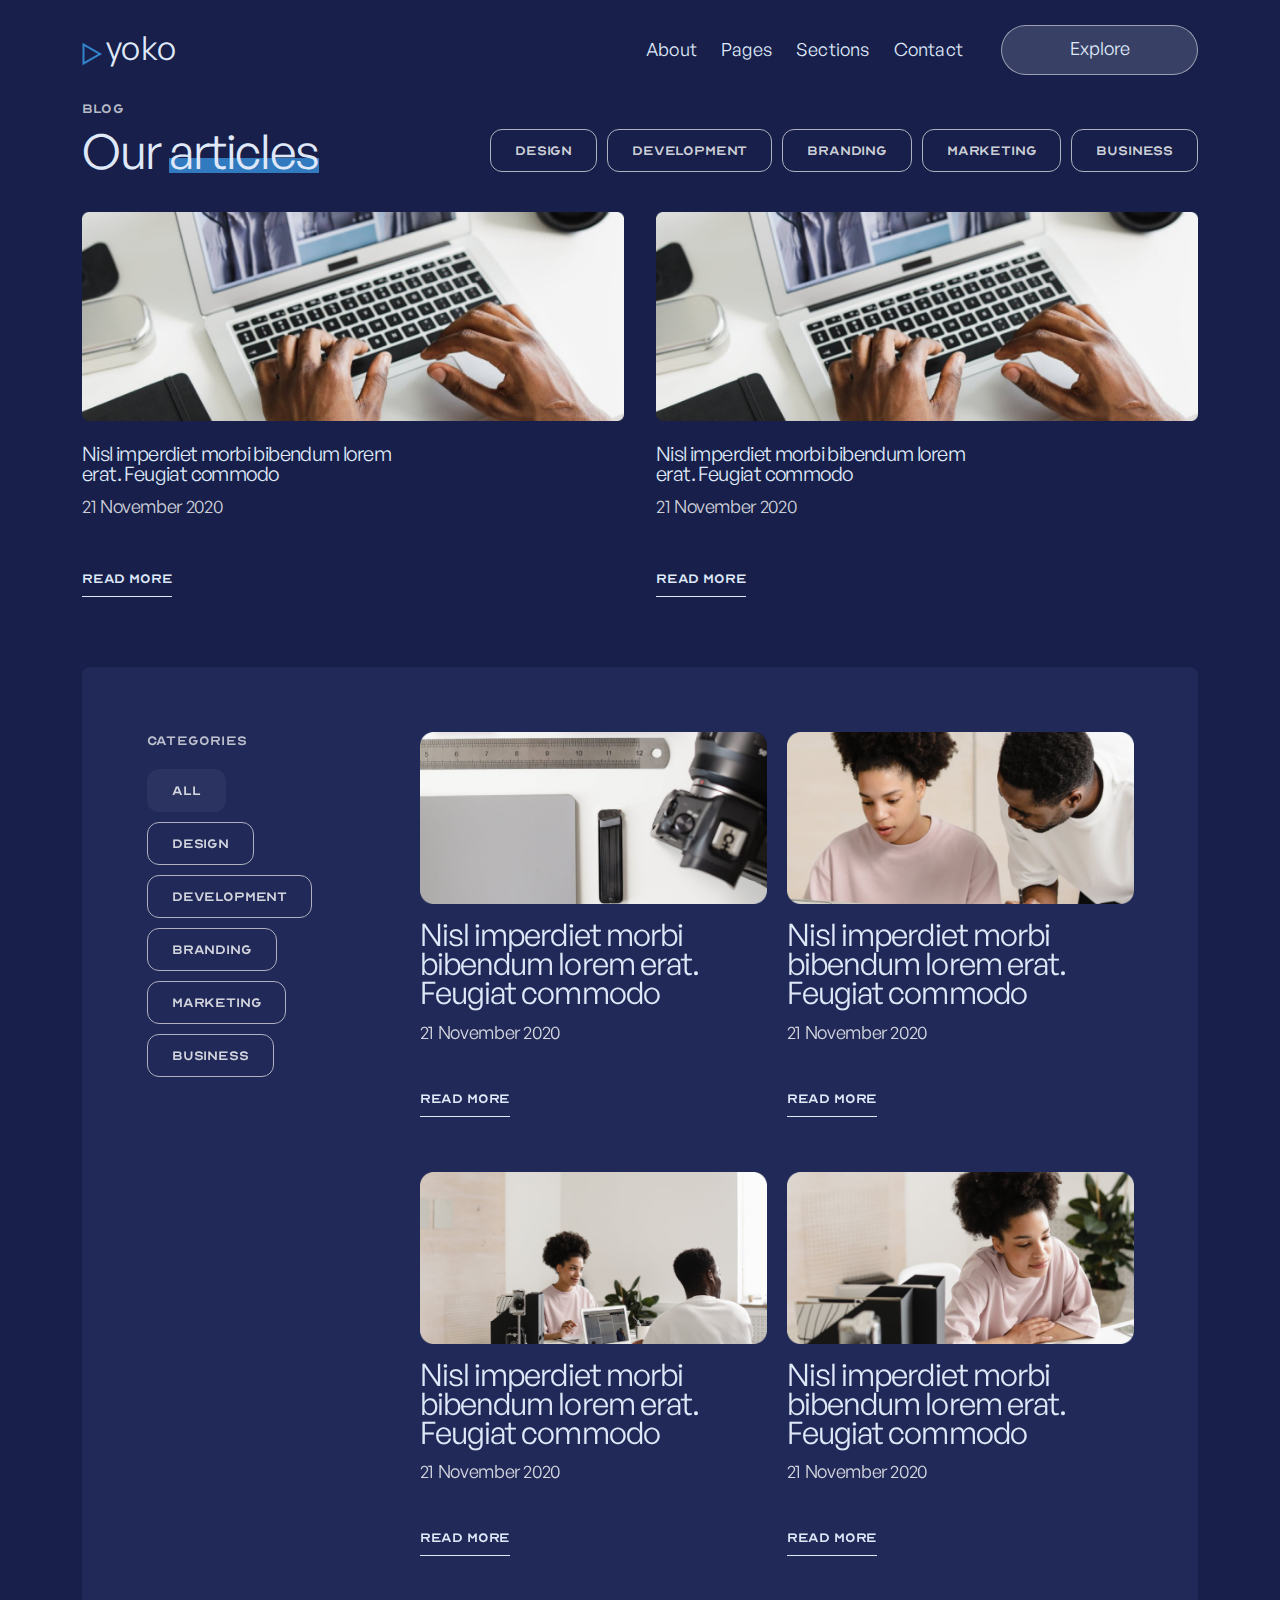
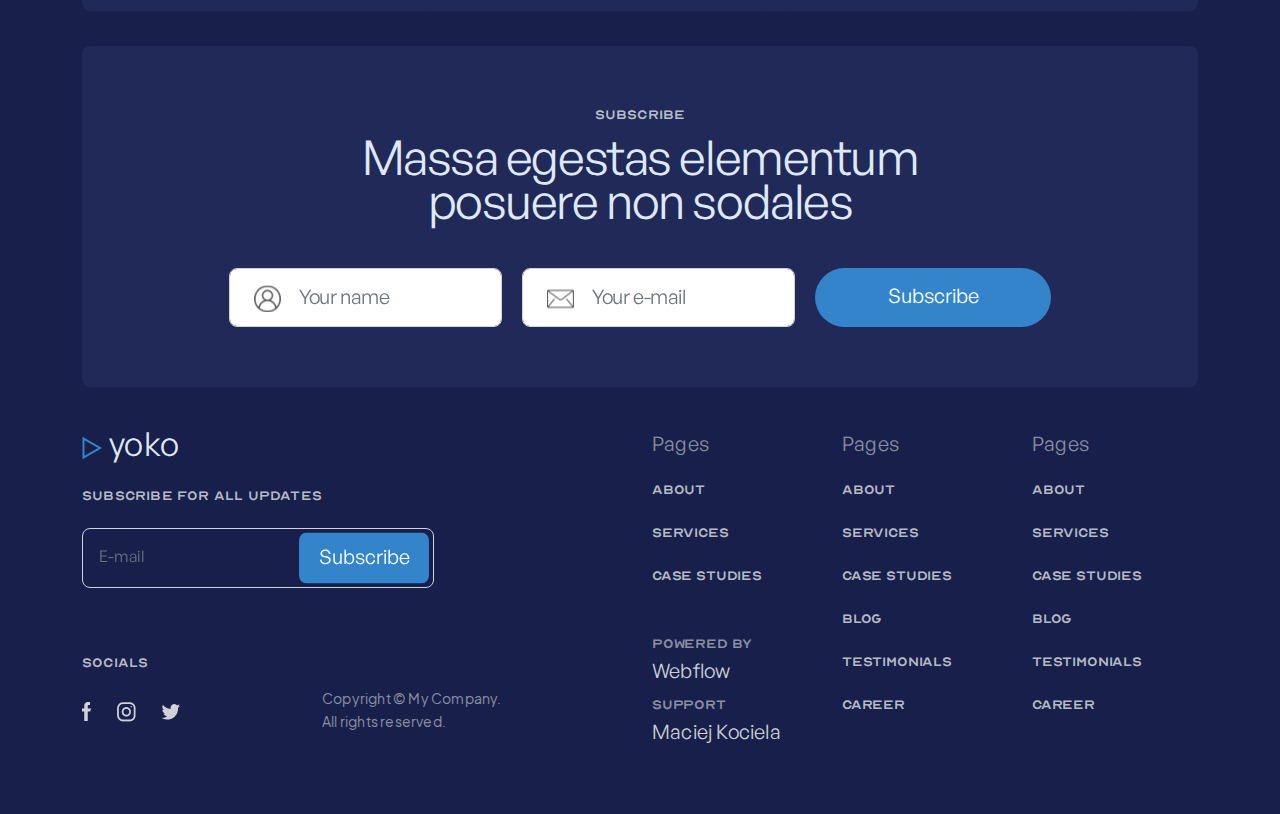
<file: blog.html>
<!DOCTYPE html>
<html lang="en">
  <head>
    <meta charset="UTF-8" />
    <meta http-equiv="X-UA-Compatible" content="IE=edge" />
    <meta name="viewport" content="width=device-width, initial-scale=1.0" />
    <link rel="stylesheet" href="./css/bootstrap.css" />
    <link rel="stylesheet" href="./css/navbar.css" />
    <link rel="stylesheet" href="./css/footer.css" />
    <link rel="stylesheet" href="./css/style.css" />
    <link rel="stylesheet" href="./css/blog.css" />
    <!--SLICK SLAJDER-->
    <link rel="stylesheet" type="text/css" href="./slick/slick.css" />
    <link rel="stylesheet" type="text/css" href="./slick/slick-theme.css" />
    <title>Yoko</title>
  </head>
  <body>
    <nav class="navbar sticky-top navbar-expand-md border-bottom">
      <div class="container">
        <a class="navbar-brand" href="./index.html"
          ><img src="./img/site_logo.png" alt="logo" />
          <span class="navbar-brand navbar-brand--name">yoko</span></a
        >
        <button
          class="navbar-toggler"
          type="button"
          data-bs-toggle="collapse"
          data-bs-target="#navbarSupportedContent"
          aria-controls="navbarSupportedContent"
          aria-expanded="false"
          aria-label="Toggle navigation"
        >
          Menu
        </button>
        <div class="collapse navbar-collapse" id="navbarSupportedContent">
          <ul class="navbar-nav me-auto mb-2 mb-md-0">
            <li class="nav-item">
              <a class="nav-link" href="./about.html">About</a>
            </li>
            <li class="nav-item">
              <a class="nav-link" href="./careers.html">Pages</a>
            </li>
            <li class="nav-item">
              <a class="nav-link" href="./services.html">Sections</a>
            </li>
            <li class="nav-item">
              <a class="nav-link" href="./blog.html">Contact</a>
            </li>
          </ul>
          <button class="btn nav__explore">Explore</button>
        </div>
      </div>
    </nav>
    <section class="our_articles">
      <div class="container">
        <div class="row">
          <div class="articles_blog">
            <p>blog</p>
          </div>
          <div class="articles_header">
            <div class="articles_heading">
              <h2>
                Our
                <span class="heading__underline heading__underline--height_15"
                  >articles</span
                >
              </h2>
            </div>
            <div class="blog_tabs">
              <ul>
                <li><a href="#">design</a></li>
                <li><a href="#">development</a></li>
                <li><a href="#">branding</a></li>
                <li><a href="#">marketing</a></li>
                <li><a href="#">business</a></li>
              </ul>
            </div>
          </div>
        </div>
        <div class="row">
          <div class="col-lg-6 pe-lg-3">
            <div class="card card--blog">
              <div class="card-img-top card-img-top--blog">
                <img src="./img/articles-img.png" class="img-fluid" alt="..." />
              </div>
              <div class="card-body card-body--blog">
                <h4>
                  Nisl imperdiet morbi bibendum lorem erat. Feugiat commodo
                </h4>
                <p class="card-text card-text--blog">21 November 2020</p>
                <div class="read__more read__more--blog">
                  <a href="#" class="read__underline">Read more</a>
                </div>
              </div>
            </div>
          </div>
          <div class="col-lg-6 ps-lg-3">
            <div class="card card--blog">
              <div class="card-img-top card-img-top--blog">
                <img src="./img/articles-img.png" class="img-fluid" alt="..." />
              </div>
              <div class="card-body card-body--blog">
                <h4>
                  Nisl imperdiet morbi bibendum lorem erat. Feugiat commodo
                </h4>
                <p class="card-text card-text--blog">21 November 2020</p>
                <div class="read__more read__more--blog">
                  <a href="#" class="read__underline">Read more</a>
                </div>
              </div>
            </div>
          </div>
        </div>
      </div>
    </section>
    <section class="container">
      <div class="categories">
        <div class="row">
          <div class="col-lg-3">
            <div class="nav_sticky">
              <div class="articles_blog articles_blog--categories">
                <p>Categories</p>
              </div>
              <div class="categories_tabs">
                <ul>
                  <li data-filter="*" class="active">All</li>
                  <li data-filter=".design">Design</li>
                  <li data-filter=".development">development</li>
                  <li data-filter=".branding">branding</li>
                  <li data-filter=".marketing">marketing</li>
                  <li data-filter=".business">business</li>
                </ul>
              </div>
            </div>
          </div>
          <div class="col-lg-9">
            <div class="isotope_container">
              <div class="row">
                <div class="col-lg-6">
                  <div class="card card--categories business design marketing">
                    <div class="card-img-top card-img-top--categories">
                      <img
                        src="./img/categories-1.png"
                        class="img-fluid"
                        alt="..."
                      />
                    </div>
                    <div class="card-body--categories">
                      <h3>
                        Nisl imperdiet morbi bibendum lorem erat. Feugiat
                        commodo
                      </h3>
                      <p class="card-text card-text--categories">
                        21 November 2020
                      </p>
                      <div class="read__more read__more--blog">
                        <a href="#" class="read__underline">Read more</a>
                      </div>
                    </div>
                  </div>
                </div>
                <div class="col-lg-6">
                  <div
                    class="card card--categories ml_responsive development branding business"
                  >
                    <div class="card-img-top card-img-top--categories">
                      <img
                        src="./img/categories-2.png"
                        class="img-fluid"
                        alt="..."
                      />
                    </div>
                    <div class="card-body--categories">
                      <h3>
                        Nisl imperdiet morbi bibendum lorem erat. Feugiat
                        commodo
                      </h3>
                      <p class="card-text card-text--categories">
                        21 November 2020
                      </p>
                      <div class="read__more read__more--blog">
                        <a href="#" class="read__underline">Read more</a>
                      </div>
                    </div>
                  </div>
                </div>
                <div class="col-lg-6">
                  <div class="card card--categories business branding">
                    <div class="card-img-top card-img-top--categories">
                      <img
                        src="./img/categories-3.png"
                        class="img-fluid"
                        alt="..."
                      />
                    </div>
                    <div class="card-body--categories">
                      <h3>
                        Nisl imperdiet morbi bibendum lorem erat. Feugiat
                        commodo
                      </h3>
                      <p class="card-text card-text--categories">
                        21 November 2020
                      </p>
                      <div class="read__more read__more--blog">
                        <a href="#" class="read__underline">Read more</a>
                      </div>
                    </div>
                  </div>
                </div>
                <div class="col-lg-6">
                  <div class="card card--categories ml_responsive design">
                    <div class="card-img-top card-img-top--categories">
                      <img
                        src="./img/categories-4.png"
                        class="img-fluid"
                        alt="..."
                      />
                    </div>
                    <div class="card-body--categories">
                      <h3>
                        Nisl imperdiet morbi bibendum lorem erat. Feugiat
                        commodo
                      </h3>
                      <p class="card-text card-text--categories">
                        21 November 2020
                      </p>
                      <div class="read__more read__more--blog">
                        <a href="#" class="read__underline">Read more</a>
                      </div>
                    </div>
                  </div>
                </div>
              </div>
            </div>
          </div>
        </div>
      </div>
    </section>
    <section class="container">
      <div class="massa">
        <div class="container">
          <div class="row">
            <div class="articles_blog articles_blog--massa">
              <p>Subscribe</p>
            </div>
            <div class="massa_heading">
              <h2>Massa egestas elementum posuere non sodales</h2>
            </div>
          </div>
          <div class="btns_massa">
            <div class="input-group massa_input">
              <input
                type="text"
                class="form-control form-control--massa"
                placeholder="Your name"
                aria-label="Your name"
              />
              <div class="input-group-prepend input-group-prepend--massa">
                <div class="input_img">
                  <img src="./img/user.svg" alt="logo" />
                </div>
              </div>
            </div>
            <div class="input-group massa_input">
              <input
                type="email"
                class="form-control form-control--massa"
                placeholder="Your e-mail"
                aria-label="Your e-mail"
              />
              <div class="input-group-prepend input-group-prepend--massa">
                <div class="input_img">
                  <img src="./img/envelop.svg" alt="logo" />
                </div>
              </div>
            </div>
            <button class="btn btn_submit btn_submit--massa" type="submit">
              Subscribe
            </button>
          </div>
        </div>
      </div>
    </section>
    <footer>
      <div class="container">
        <div class="row">
          <div class="col-md-12 col-lg-6">
            <div class="footer_logo">
              <a href="./index.html"
                ><img src="./img/site_logo.png" alt="logo" />
                <span class="logo_name">yoko</span></a
              >
            </div>
            <div class="subscribe_desktop">
              <div class="footer_text">
                <p>Subscribe for all updates</p>
              </div>
              <div class="input-group footer_input">
                <input
                  type="text"
                  class="form-control form-control--footer"
                  placeholder="E-mail"
                  aria-label="E-mail"
                />
                <div class="input-group-prepend">
                  <button class="btn btn_submit" type="submit">
                    Subscribe
                  </button>
                </div>
              </div>
            </div>
            <div class="footer_text footer_text--socials">
              <p>Socials</p>
            </div>
            <div class="footer_media">
              <div class="footer_socials">
                <div class="footer_facebook">
                  <a href="#"
                    ><img
                      src="./img/fotter_facebook.png"
                      class="img-fluid"
                      alt="..."
                  /></a>
                </div>
                <div class="footer_instagram">
                  <a href="#"
                    ><img
                      src="./img/fotter_instagram.png"
                      class="img-fluid"
                      alt="..."
                  /></a>
                </div>
                <div class="footer_twiter">
                  <a href="#"
                    ><img
                      src="./img/fotter_twiter.png"
                      class="img-fluid"
                      alt="..."
                  /></a>
                </div>
              </div>
              <div class="footer_copyright">
                <p>Copyright &copy My Company. All rights reserved.</p>
              </div>
            </div>
          </div>
          <div class="col-md-12 col-lg-6">
            <div class="row">
              <div class="col-md-4">
                <div class="footer_pages">
                  <ul>
                    Pages
                    <li><a href="#">About</a></li>
                    <li><a href="#">Services</a></li>
                    <li><a href="#">Case Studies</a></li>
                  </ul>
                </div>
              </div>
              <div class="col-md-4">
                <div class="footer_pages">
                  <ul>
                    Pages
                    <li><a href="#">About</a></li>
                    <li><a href="#">Services</a></li>
                    <li><a href="#">Case Studies</a></li>
                    <li><a href="#">Blog</a></li>
                    <li><a href="#">Testimonials</a></li>
                    <li><a href="#">Career</a></li>
                  </ul>
                </div>
              </div>
              <div class="col-md-4">
                <div class="footer_pages">
                  <ul>
                    Pages
                    <li><a href="#">About</a></li>
                    <li><a href="#">Services</a></li>
                    <li><a href="#">Case Studies</a></li>
                    <li><a href="#">Blog</a></li>
                    <li><a href="#">Testimonials</a></li>
                    <li><a href="#">Career</a></li>
                  </ul>
                </div>
              </div>
              <div class="footer_support">
                <div class="support_name">
                  <p>powered by</p>
                  <p>Webflow</p>
                </div>
                <div class="support_name">
                  <p>Support</p>
                  <p>Maciej Kociela</p>
                </div>
              </div>
            </div>
          </div>
          <div class="col-md-12">
            <div class="subscribe_responsive">
              <div class="footer_text">
                <p>Subscribe for all updates</p>
              </div>
              <div class="input-group footer_input">
                <input
                  type="text"
                  class="form-control form-control--footer"
                  placeholder="E-mail"
                  aria-label="E-mail"
                />
                <div class="input-group-prepend">
                  <button class="btn btn_submit" type="submit">
                    Subscribe
                  </button>
                </div>
              </div>
            </div>
          </div>
        </div>
      </div>
    </footer>
    <!--SLICK SLAJDER-->
    <script src="./js/jquery-3.6.0.js"></script>
    <script src="./js/isotope.pkgd.min.js"></script>
    <script src="./slick/slick.min.js"></script>
    <script src="./js/main.js"></script>
    <script src="./js/bootstrap.bundle.js"></script>
  </body>
</html>
</file>
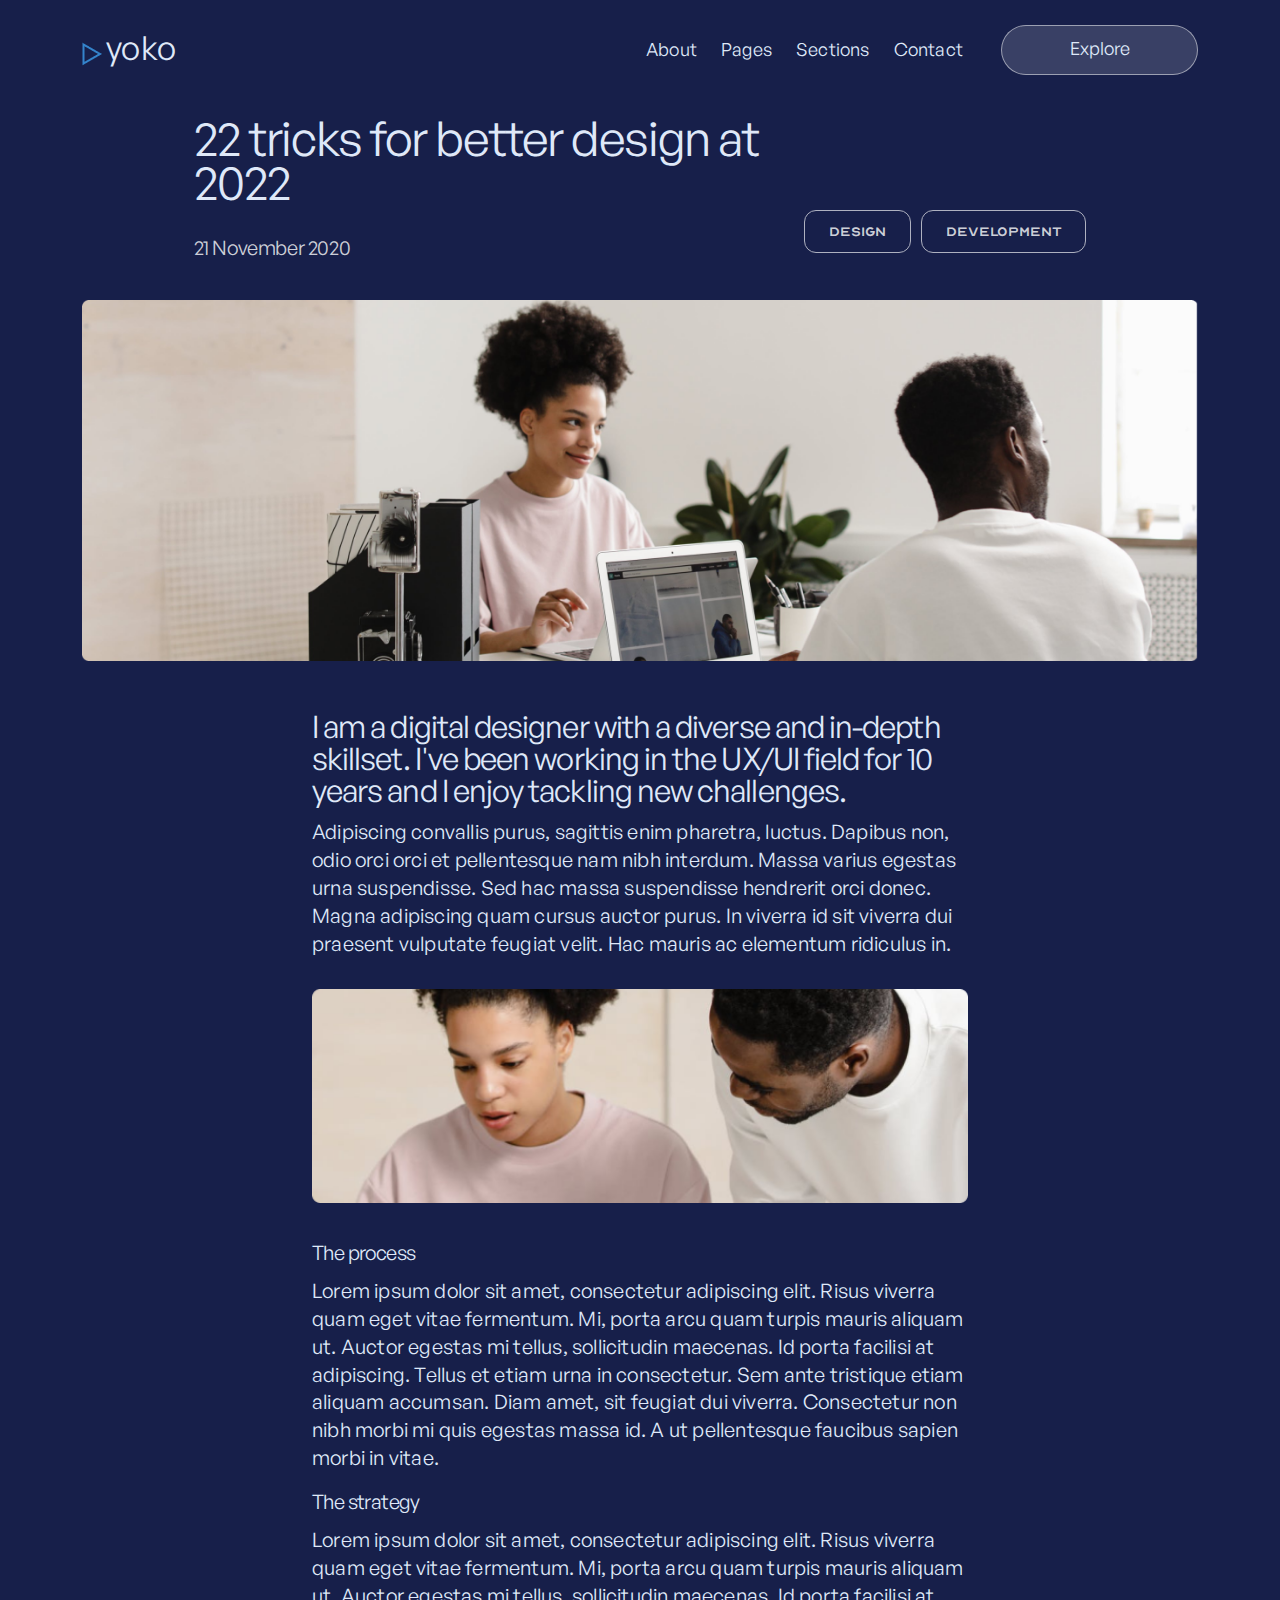
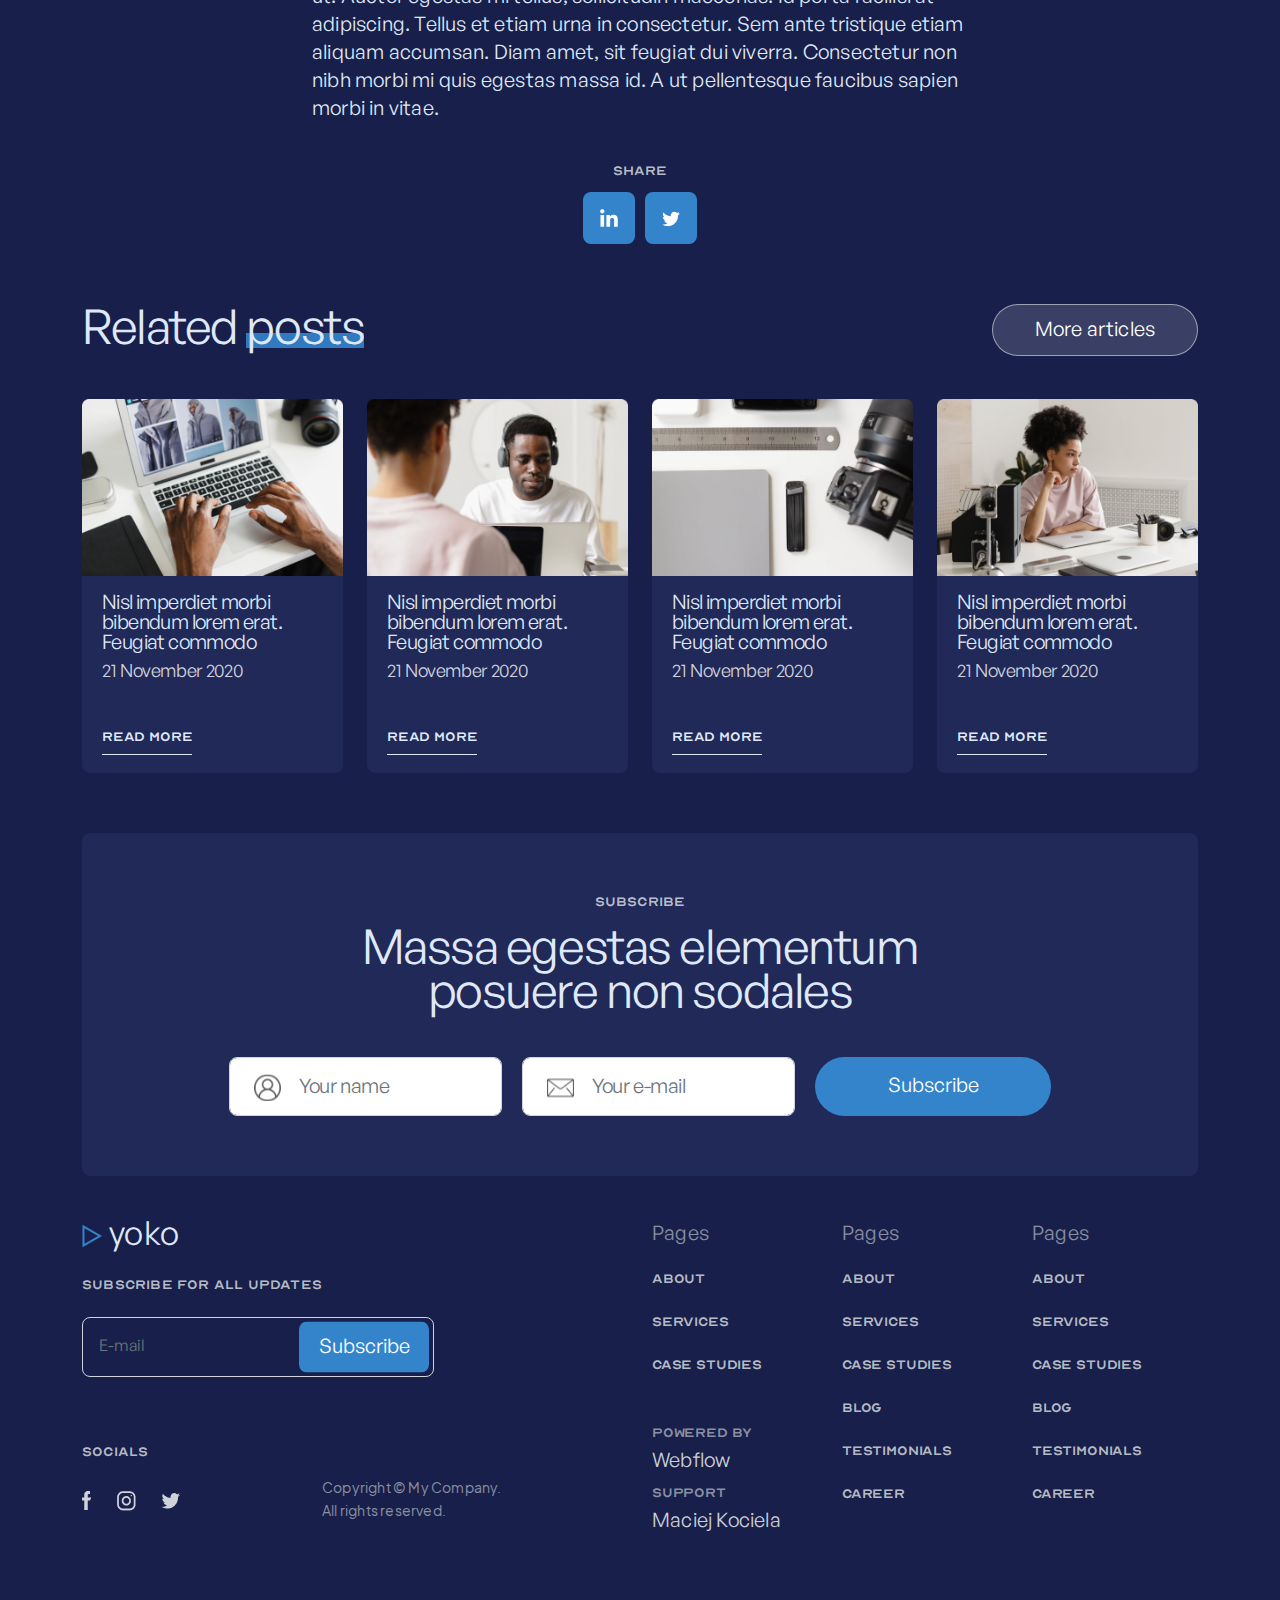
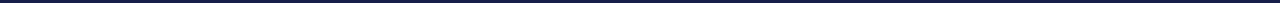
<file: blog_post.html>
<!DOCTYPE html>
<html lang="en">
  <head>
    <meta charset="UTF-8" />
    <meta http-equiv="X-UA-Compatible" content="IE=edge" />
    <meta name="viewport" content="width=device-width, initial-scale=1.0" />
    <link rel="stylesheet" href="./css/bootstrap.css" />
    <link rel="stylesheet" href="./css/navbar.css" />
    <link rel="stylesheet" href="./css/footer.css" />
    <link rel="stylesheet" href="./css/style.css" />
    <link rel="stylesheet" href="./css/blog_post.css" />
    <!--SLICK SLAJDER-->
    <link rel="stylesheet" type="text/css" href="./slick/slick.css" />
    <link rel="stylesheet" type="text/css" href="./slick/slick-theme.css" />
    <title>Yoko</title>
  </head>
  <body>
    <nav class="navbar sticky-top navbar-expand-md border-bottom">
      <div class="container">
        <a class="navbar-brand" href="./index.html"
          ><img src="./img/site_logo.png" alt="logo" />
          <span class="navbar-brand navbar-brand--name">yoko</span></a
        >
        <button
          class="navbar-toggler"
          type="button"
          data-bs-toggle="collapse"
          data-bs-target="#navbarSupportedContent"
          aria-controls="navbarSupportedContent"
          aria-expanded="false"
          aria-label="Toggle navigation"
        >
          Menu
        </button>
        <div class="collapse navbar-collapse" id="navbarSupportedContent">
          <ul class="navbar-nav me-auto mb-2 mb-md-0">
            <li class="nav-item">
              <a class="nav-link" href="./about.html">About</a>
            </li>
            <li class="nav-item">
              <a class="nav-link" href="./careers.html">Pages</a>
            </li>
            <li class="nav-item">
              <a class="nav-link" href="./services.html">Sections</a>
            </li>
            <li class="nav-item">
              <a class="nav-link" href="./blog.html">Contact</a>
            </li>
          </ul>
          <button class="btn nav__explore">Explore</button>
        </div>
      </div>
    </nav>
    <section class="tricks">
      <div class="container">
        <div class="row">
          <div class="tricks_wrapper">
            <div class="tricks_heading">
              <h2>22 tricks for better design at 2022</h2>
            </div>
            <div class="tricks_header">
              <div class="articles_heading">
                <p class="card-text card-text--tricks">21 November 2020</p>
              </div>
              <div class="blog_tabs blog_tabs--tricks">
                <ul>
                  <li><a href="#">design</a></li>
                  <li><a href="#">development</a></li>
                </ul>
              </div>
            </div>
            <div class="tricks_bg"></div>
          </div>
        </div>
        <div class="row justify-content-center">
          <div class="digital_designer">
            <div class="designer_heading">
              <h3>
                I am a digital designer with a diverse and in-depth skillset.
                I've been working in the UX/UI field for 10 years and I enjoy
                tackling new challenges.
              </h3>
            </div>
            <div class="designer_paragraph">
              <p>
                Adipiscing convallis purus, sagittis enim pharetra, luctus.
                Dapibus non, odio orci orci et pellentesque nam nibh interdum.
                Massa varius egestas urna suspendisse. Sed hac massa suspendisse
                hendrerit orci donec. Magna adipiscing quam cursus auctor purus.
                In viverra id sit viverra dui praesent vulputate feugiat velit.
                Hac mauris ac elementum ridiculus in.
              </p>
            </div>
            <div class="designer_img">
              <img
                src="./img/digital_disagner-img.png"
                class="img-fluid"
                alt="..."
              />
            </div>
            <div class="proces_heading">
              <h4>The process</h4>
            </div>
            <div class="process_paragraph">
              <p>
                Lorem ipsum dolor sit amet, consectetur adipiscing elit. Risus
                viverra quam eget vitae fermentum. Mi, porta arcu quam turpis
                mauris aliquam ut. Auctor egestas mi tellus, sollicitudin
                maecenas. Id porta facilisi at adipiscing. Tellus et etiam urna
                in consectetur. Sem ante tristique etiam aliquam accumsan. Diam
                amet, sit feugiat dui viverra. Consectetur non nibh morbi mi
                quis egestas massa id. A ut pellentesque faucibus sapien morbi
                in vitae.
              </p>
            </div>
            <div class="proces_heading">
              <h4>The strategy</h4>
            </div>
            <div class="process_paragraph">
              <p>
                Lorem ipsum dolor sit amet, consectetur adipiscing elit. Risus
                viverra quam eget vitae fermentum. Mi, porta arcu quam turpis
                mauris aliquam ut. Auctor egestas mi tellus, sollicitudin
                maecenas. Id porta facilisi at adipiscing. Tellus et etiam urna
                in consectetur. Sem ante tristique etiam aliquam accumsan. Diam
                amet, sit feugiat dui viverra. Consectetur non nibh morbi mi
                quis egestas massa id. A ut pellentesque faucibus sapien morbi
                in vitae.
              </p>
            </div>
            <div class="articles_blog articles_blog--designer">
              <p>share</p>
            </div>
            <div class="share">
              <div class="share_social">
                <a href="#"
                  ><img
                    src="./img/founder_linkedin-img.png"
                    class="img-fluid"
                    alt="..."
                /></a>
              </div>
              <div class="share_social">
                <a href="#"
                  ><img
                    src="./img/founder_twiter-img.png"
                    class="img-fluid"
                    alt="..."
                /></a>
              </div>
            </div>
          </div>
        </div>
      </div>
    </section>
    <section class="blog blog--tricks">
      <div class="container">
        <div class="row">
          <div class="blog_title">
            <div class="blog_heading">
              <h2>
                Related
                <span class="heading__underline heading__underline--height_15"
                  >posts</span
                >
              </h2>
            </div>
            <div class="blog_btn blog_btn--desktop">
              <a href="#" class="btn articles__button">More articles</a>
            </div>
          </div>
        </div>
        <div class="row">
          <div class="col-md-6 col-lg-3">
            <div class="card">
              <div class="card-img-top">
                <img src="./img/blog_img-1.png" class="img-fluid" alt="..." />
              </div>
              <div class="card-body">
                <h4>
                  Nisl imperdiet morbi bibendum lorem erat. Feugiat commodo
                </h4>
                <p class="card-text">21 November 2020</p>
                <div class="read__more read__more--blog">
                  <a href="#" class="read__underline">Read more</a>
                </div>
              </div>
            </div>
          </div>
          <div class="col-md-6 col-lg-3">
            <div class="card">
              <div class="card-img-top">
                <img src="./img/blog_img-2.png" class="img-fluid" alt="..." />
              </div>
              <div class="card-body">
                <h4>
                  Nisl imperdiet morbi bibendum lorem erat. Feugiat commodo
                </h4>
                <p class="card-text">21 November 2020</p>
                <div class="read__more read__more--blog">
                  <a href="#" class="read__underline">Read more</a>
                </div>
              </div>
            </div>
          </div>
          <div class="col-md-6 col-lg-3">
            <div class="card">
              <div class="card-img-top">
                <img src="./img/blog_img-3.png" class="img-fluid" alt="..." />
              </div>
              <div class="card-body">
                <h4>
                  Nisl imperdiet morbi bibendum lorem erat. Feugiat commodo
                </h4>
                <p class="card-text">21 November 2020</p>
                <div class="read__more read__more--blog">
                  <a href="#" class="read__underline">Read more</a>
                </div>
              </div>
            </div>
          </div>
          <div class="col-md-6 col-lg-3">
            <div class="card">
              <div class="card-img-top">
                <img src="./img/blog_img-4.png" class="img-fluid" alt="..." />
              </div>
              <div class="card-body">
                <h4>
                  Nisl imperdiet morbi bibendum lorem erat. Feugiat commodo
                </h4>
                <p class="card-text">21 November 2020</p>
                <div class="read__more read__more--blog">
                  <a href="#" class="read__underline">Read more</a>
                </div>
              </div>
            </div>
          </div>
          <div class="blog_btn blog_btn--responsive">
            <a href="#" class="btn articles__button">More articles</a>
          </div>
        </div>
      </div>
    </section>
    <section class="container">
      <div class="massa">
        <div class="container">
          <div class="row">
            <div class="articles_blog articles_blog--massa">
              <p>Subscribe</p>
            </div>
            <div class="massa_heading">
              <h2>Massa egestas elementum posuere non sodales</h2>
            </div>
          </div>
          <div class="btns_massa">
            <div class="input-group massa_input">
              <input
                type="text"
                class="form-control form-control--massa"
                placeholder="Your name"
                aria-label="Your name"
              />
              <div class="input-group-prepend input-group-prepend--massa">
                <div class="input_img">
                  <img src="./img/user.svg" alt="logo" />
                </div>
              </div>
            </div>
            <div class="input-group massa_input">
              <input
                type="email"
                class="form-control form-control--massa"
                placeholder="Your e-mail"
                aria-label="Your e-mail"
              />
              <div class="input-group-prepend input-group-prepend--massa">
                <div class="input_img">
                  <img src="./img/envelop.svg" alt="logo" />
                </div>
              </div>
            </div>
            <button class="btn btn_submit btn_submit--massa" type="submit">
              Subscribe
            </button>
          </div>
        </div>
      </div>
    </section>
    <footer>
      <div class="container">
        <div class="row">
          <div class="col-md-12 col-lg-6">
            <div class="footer_logo">
              <a href="./index.html"
                ><img src="./img/site_logo.png" alt="logo" />
                <span class="logo_name">yoko</span></a
              >
            </div>
            <div class="subscribe_desktop">
              <div class="footer_text">
                <p>Subscribe for all updates</p>
              </div>
              <div class="input-group footer_input">
                <input
                  type="text"
                  class="form-control form-control--footer"
                  placeholder="E-mail"
                  aria-label="E-mail"
                />
                <div class="input-group-prepend">
                  <button class="btn btn_submit" type="submit">
                    Subscribe
                  </button>
                </div>
              </div>
            </div>
            <div class="footer_text footer_text--socials">
              <p>Socials</p>
            </div>
            <div class="footer_media">
              <div class="footer_socials">
                <div class="footer_facebook">
                  <a href="#"
                    ><img
                      src="./img/fotter_facebook.png"
                      class="img-fluid"
                      alt="..."
                  /></a>
                </div>
                <div class="footer_instagram">
                  <a href="#"
                    ><img
                      src="./img/fotter_instagram.png"
                      class="img-fluid"
                      alt="..."
                  /></a>
                </div>
                <div class="footer_twiter">
                  <a href="#"
                    ><img
                      src="./img/fotter_twiter.png"
                      class="img-fluid"
                      alt="..."
                  /></a>
                </div>
              </div>
              <div class="footer_copyright">
                <p>Copyright &copy My Company. All rights reserved.</p>
              </div>
            </div>
          </div>
          <div class="col-md-12 col-lg-6">
            <div class="row">
              <div class="col-md-4">
                <div class="footer_pages">
                  <ul>
                    Pages
                    <li><a href="#">About</a></li>
                    <li><a href="#">Services</a></li>
                    <li><a href="#">Case Studies</a></li>
                  </ul>
                </div>
              </div>
              <div class="col-md-4">
                <div class="footer_pages">
                  <ul>
                    Pages
                    <li><a href="#">About</a></li>
                    <li><a href="#">Services</a></li>
                    <li><a href="#">Case Studies</a></li>
                    <li><a href="#">Blog</a></li>
                    <li><a href="#">Testimonials</a></li>
                    <li><a href="#">Career</a></li>
                  </ul>
                </div>
              </div>
              <div class="col-md-4">
                <div class="footer_pages">
                  <ul>
                    Pages
                    <li><a href="#">About</a></li>
                    <li><a href="#">Services</a></li>
                    <li><a href="#">Case Studies</a></li>
                    <li><a href="#">Blog</a></li>
                    <li><a href="#">Testimonials</a></li>
                    <li><a href="#">Career</a></li>
                  </ul>
                </div>
              </div>
              <div class="footer_support">
                <div class="support_name">
                  <p>powered by</p>
                  <p>Webflow</p>
                </div>
                <div class="support_name">
                  <p>Support</p>
                  <p>Maciej Kociela</p>
                </div>
              </div>
            </div>
          </div>
          <div class="col-md-12">
            <div class="subscribe_responsive">
              <div class="footer_text">
                <p>Subscribe for all updates</p>
              </div>
              <div class="input-group footer_input">
                <input
                  type="text"
                  class="form-control form-control--footer"
                  placeholder="E-mail"
                  aria-label="E-mail"
                />
                <div class="input-group-prepend">
                  <button class="btn btn_submit" type="submit">
                    Subscribe
                  </button>
                </div>
              </div>
            </div>
          </div>
        </div>
      </div>
    </footer>
    <!--SLICK SLAJDER-->
    <script src="./js/jquery-3.6.0.js"></script>
    <script src="./js/isotope.pkgd.min.js"></script>
    <script src="./slick/slick.min.js"></script>
    <script src="./js/main.js"></script>
    <script src="./js/bootstrap.bundle.js"></script>
  </body>
</html>
</file>
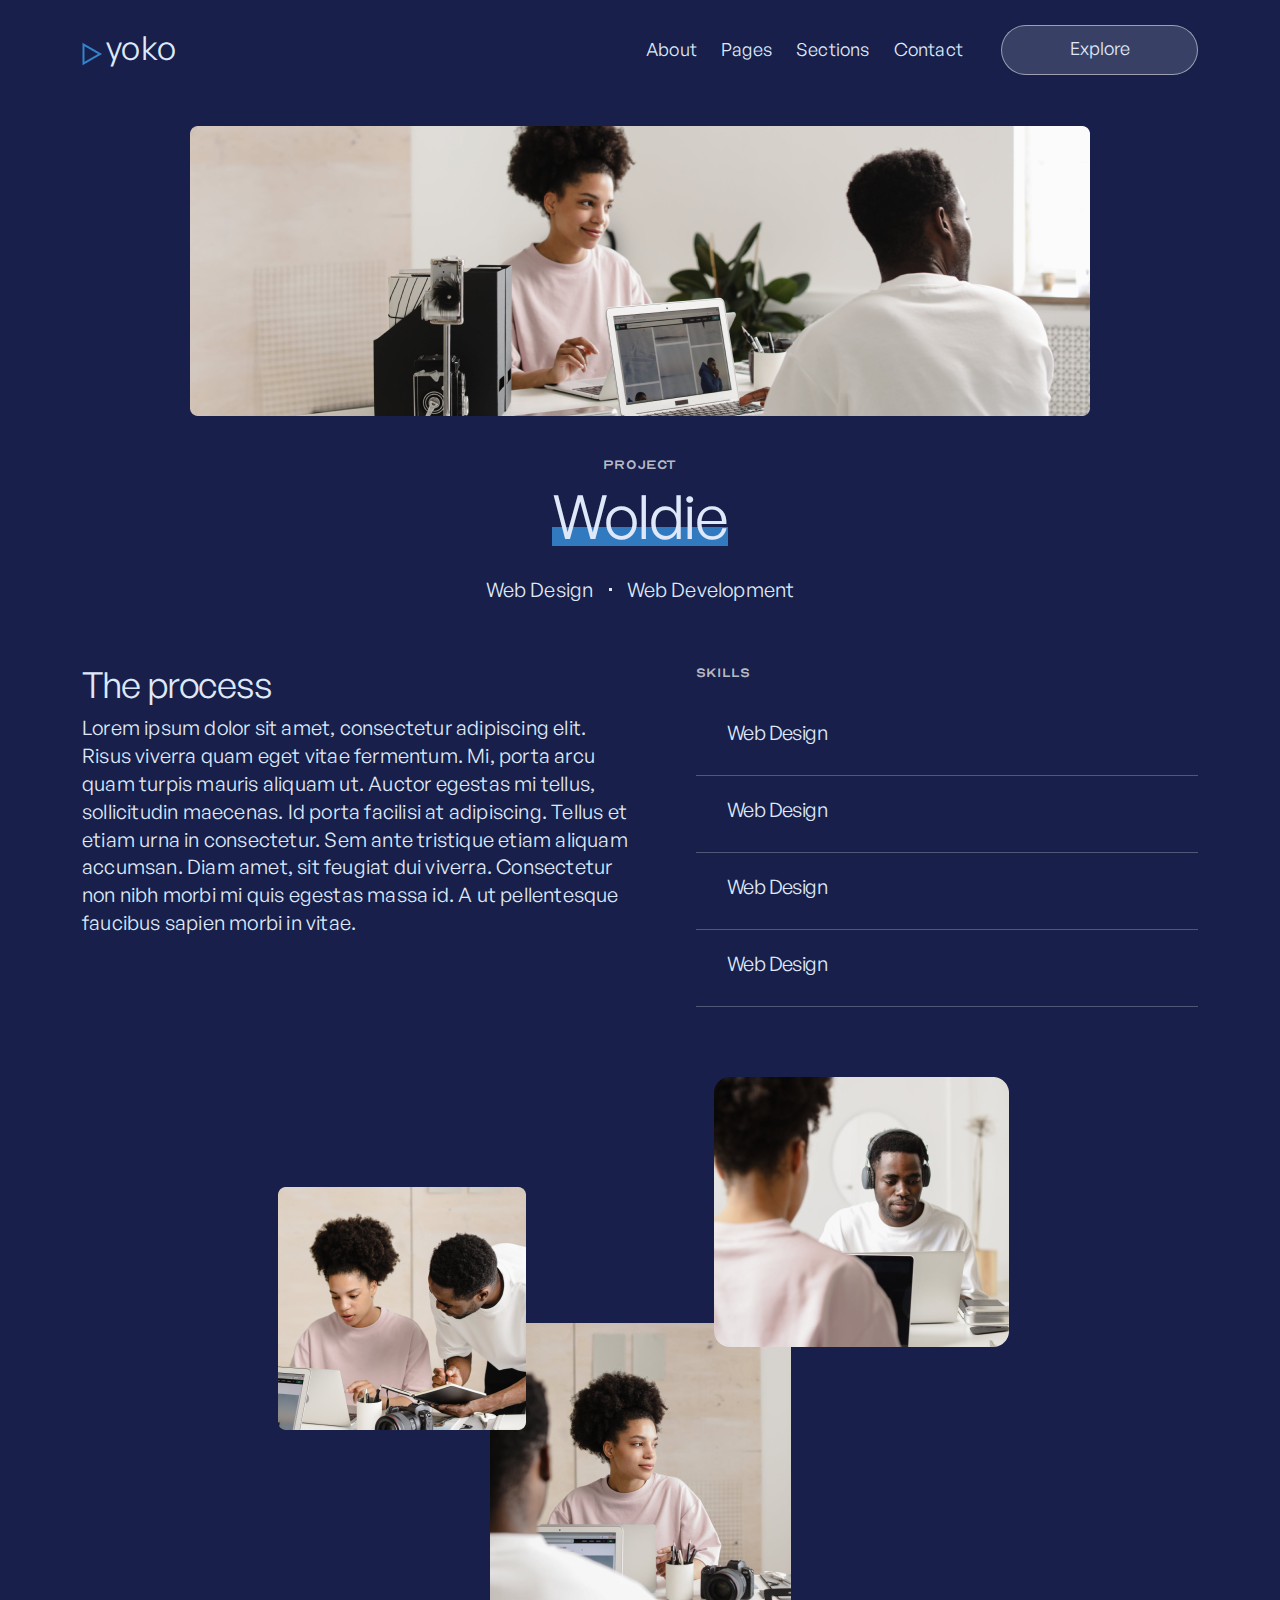
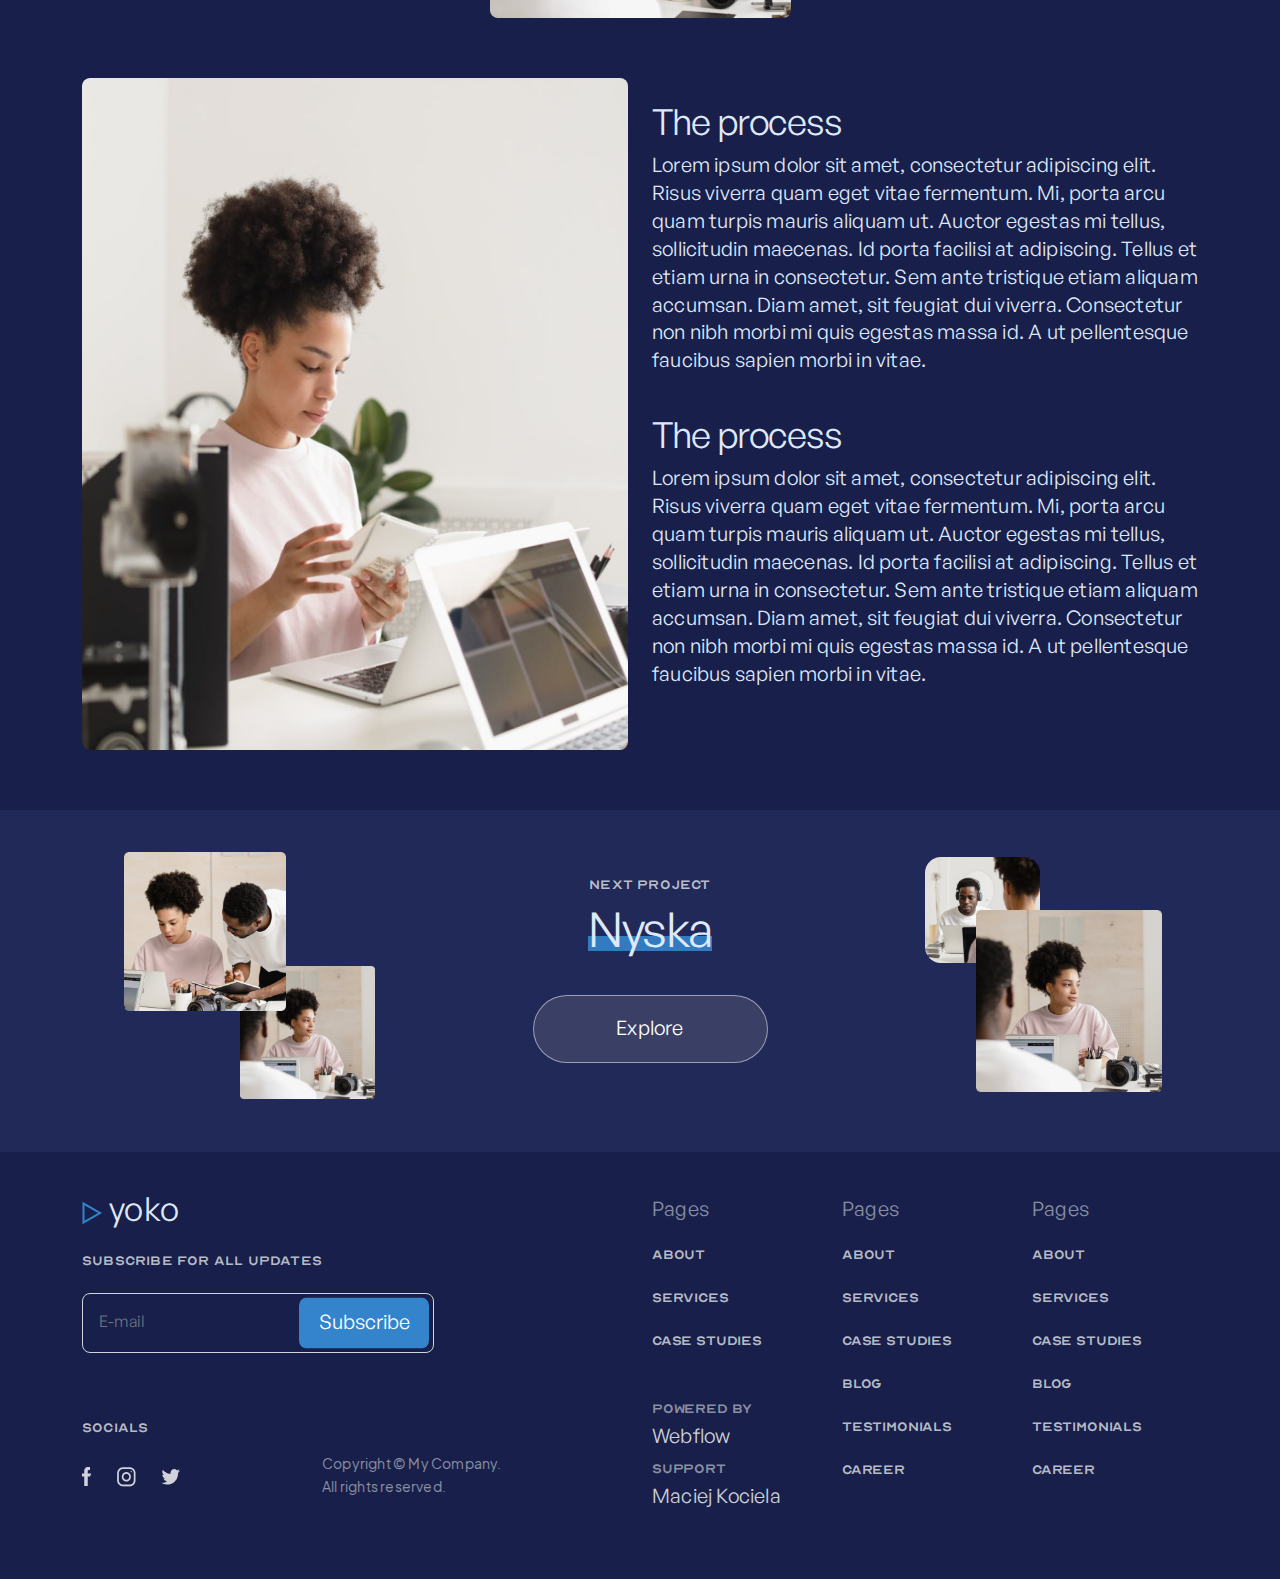
<file: case_study.html>
<!DOCTYPE html>
<html lang="en">
  <head>
    <meta charset="UTF-8" />
    <meta http-equiv="X-UA-Compatible" content="IE=edge" />
    <meta name="viewport" content="width=device-width, initial-scale=1.0" />
    <link rel="stylesheet" href="./css/bootstrap.css" />
    <link rel="stylesheet" href="./css/navbar.css" />
    <link rel="stylesheet" href="./css/footer.css" />
    <link rel="stylesheet" href="./css/style.css" />
    <link rel="stylesheet" href="./css/case_study.css" />
    <!--SLICK SLAJDER-->
    <link rel="stylesheet" type="text/css" href="./slick/slick.css" />
    <link rel="stylesheet" type="text/css" href="./slick/slick-theme.css" />
    <title>Yoko</title>
  </head>
  <body>
    <nav class="navbar sticky-top navbar-expand-md border-bottom">
      <div class="container">
        <a class="navbar-brand" href="./index.html"
          ><img src="./img/site_logo.png" alt="logo" />
          <span class="navbar-brand navbar-brand--name">yoko</span></a
        >
        <button
          class="navbar-toggler"
          type="button"
          data-bs-toggle="collapse"
          data-bs-target="#navbarSupportedContent"
          aria-controls="navbarSupportedContent"
          aria-expanded="false"
          aria-label="Toggle navigation"
        >
          Menu
        </button>
        <div class="collapse navbar-collapse" id="navbarSupportedContent">
          <ul class="navbar-nav me-auto mb-2 mb-md-0">
            <li class="nav-item">
              <a class="nav-link" href="./about.html">About</a>
            </li>
            <li class="nav-item">
              <a class="nav-link" href="./careers.html">Pages</a>
            </li>
            <li class="nav-item">
              <a class="nav-link" href="./services.html">Sections</a>
            </li>
            <li class="nav-item">
              <a class="nav-link" href="./blog.html">Contact</a>
            </li>
          </ul>
          <button class="btn nav__explore">Explore</button>
        </div>
      </div>
    </nav>
    <section class="case_study">
      <div class="container">
        <div class="banner_bg"></div>
        <div class="row">
          <div class="articles_blog articles_blog--case_study">
            <p>project</p>
          </div>
          <div class="woldie">
            <div class="woldie_heading">
              <h1>
                <span class="heading__underline">Woldie</span>
              </h1>
            </div>
            <div class="web_design">
              <a>Web Design </a><span></span> <a>Web Development</a>
            </div>
          </div>
          <div class="col-lg-6">
            <div class="process_heading">
              <h3>The process</h3>
            </div>
            <div class="process_paragraph">
              <p>
                Lorem ipsum dolor sit amet, consectetur adipiscing elit. Risus
                viverra quam eget vitae fermentum. Mi, porta arcu quam turpis
                mauris aliquam ut. Auctor egestas mi tellus, sollicitudin
                maecenas. Id porta facilisi at adipiscing. Tellus et etiam urna
                in consectetur. Sem ante tristique etiam aliquam accumsan. Diam
                amet, sit feugiat dui viverra. Consectetur non nibh morbi mi
                quis egestas massa id. A ut pellentesque faucibus sapien morbi
                in vitae.
              </p>
            </div>
          </div>
          <div class="col-lg-6">
            <div class="skills">
              <div class="articles_blog articles_blog--process">
                <p>skills</p>
              </div>
              <div class="design_list">
                <ul>
                  <li><h4>Web Design</h4></li>
                  <li><h4>Web Design</h4></li>
                  <li><h4>Web Design</h4></li>
                  <li><h4>Web Design</h4></li>
                </ul>
              </div>
            </div>
          </div>
        </div>
      </div>
    </section>
    <section class="case_study_images">
      <div class="container">
        <div class="row">
          <div class="img_mid">
            <img src="./img/mid-img.png" class="img-fluid" alt="..." />
          </div>
        </div>
      </div>
    </section>
    <section class="the_process">
      <div class="container">
        <div class="row align-items-center">
          <div class="col-lg-6">
            <div class="process_bg"></div>
          </div>
          <div class="col-lg-6">
            <div class="process_right">
              <div class="process_heading">
                <h3>The process</h3>
              </div>
              <div class="process_paragraph">
                <p>
                  Lorem ipsum dolor sit amet, consectetur adipiscing elit. Risus
                  viverra quam eget vitae fermentum. Mi, porta arcu quam turpis
                  mauris aliquam ut. Auctor egestas mi tellus, sollicitudin
                  maecenas. Id porta facilisi at adipiscing. Tellus et etiam
                  urna in consectetur. Sem ante tristique etiam aliquam
                  accumsan. Diam amet, sit feugiat dui viverra. Consectetur non
                  nibh morbi mi quis egestas massa id. A ut pellentesque
                  faucibus sapien morbi in vitae.
                </p>
              </div>
              <div class="process_heading">
                <h3>The process</h3>
              </div>
              <div class="process_paragraph">
                <p>
                  Lorem ipsum dolor sit amet, consectetur adipiscing elit. Risus
                  viverra quam eget vitae fermentum. Mi, porta arcu quam turpis
                  mauris aliquam ut. Auctor egestas mi tellus, sollicitudin
                  maecenas. Id porta facilisi at adipiscing. Tellus et etiam
                  urna in consectetur. Sem ante tristique etiam aliquam
                  accumsan. Diam amet, sit feugiat dui viverra. Consectetur non
                  nibh morbi mi quis egestas massa id. A ut pellentesque
                  faucibus sapien morbi in vitae.
                </p>
              </div>
            </div>
          </div>
        </div>
      </div>
    </section>
    <section class="next_project">
      <div class="container">
        <div class="row">
          <div class="nyska nyska--desktop">
            <div class="nyska_left">
              <img src="./img/mid-img.png" class="img-fluid" alt="..." />
            </div>
            <div class="nyska_mid">
              <div class="articles_blog articles_blog--nyska">
                <p>Next project</p>
              </div>
              <div class="nyska_heading">
                <h2>
                  <span class="heading__underline heading__underline--height_15"
                    >Nyska</span
                  >
                </h2>
              </div>
              <div class="btn articles__button articles__button--nyska">
                Explore
              </div>
            </div>
            <div class="nyska_right">
              <img
                src="./img/nyska_right-img.png"
                class="img-fluid"
                alt="..."
              />
            </div>
          </div>
          <div class="nyska nyska--responsive">
            <div class="nyska_mid">
              <div class="articles_blog articles_blog--nyska">
                <p>Next project</p>
              </div>
              <div class="nyska_heading">
                <h2>
                  <span class="heading__underline heading__underline--height_15"
                    >Nyska</span
                  >
                </h2>
              </div>
              <div class="btn articles__button articles__button--nyska">
                Explore
              </div>
            </div>
            <div class="nyska_images">
              <div class="nyska_left">
                <img src="./img/mid-img.png" class="img-fluid" alt="..." />
              </div>

              <div class="nyska_right">
                <img
                  src="./img/nyska_right-img.png"
                  class="img-fluid"
                  alt="..."
                />
              </div>
            </div>
          </div>
        </div>
      </div>
    </section>
    <footer>
      <div class="container">
        <div class="row">
          <div class="col-md-12 col-lg-6">
            <div class="footer_logo">
              <a href="./index.html"
                ><img src="./img/site_logo.png" alt="logo" />
                <span class="logo_name">yoko</span></a
              >
            </div>
            <div class="subscribe_desktop">
              <div class="footer_text">
                <p>Subscribe for all updates</p>
              </div>
              <div class="input-group footer_input">
                <input
                  type="text"
                  class="form-control form-control--footer"
                  placeholder="E-mail"
                  aria-label="E-mail"
                />
                <div class="input-group-prepend">
                  <button class="btn btn_submit" type="submit">
                    Subscribe
                  </button>
                </div>
              </div>
            </div>
            <div class="footer_text footer_text--socials">
              <p>Socials</p>
            </div>
            <div class="footer_media">
              <div class="footer_socials">
                <div class="footer_facebook">
                  <a href="#"
                    ><img
                      src="./img/fotter_facebook.png"
                      class="img-fluid"
                      alt="..."
                  /></a>
                </div>
                <div class="footer_instagram">
                  <a href="#"
                    ><img
                      src="./img/fotter_instagram.png"
                      class="img-fluid"
                      alt="..."
                  /></a>
                </div>
                <div class="footer_twiter">
                  <a href="#"
                    ><img
                      src="./img/fotter_twiter.png"
                      class="img-fluid"
                      alt="..."
                  /></a>
                </div>
              </div>
              <div class="footer_copyright">
                <p>Copyright &copy My Company. All rights reserved.</p>
              </div>
            </div>
          </div>
          <div class="col-md-12 col-lg-6">
            <div class="row">
              <div class="col-md-4">
                <div class="footer_pages">
                  <ul>
                    Pages
                    <li><a href="#">About</a></li>
                    <li><a href="#">Services</a></li>
                    <li><a href="#">Case Studies</a></li>
                  </ul>
                </div>
              </div>
              <div class="col-md-4">
                <div class="footer_pages">
                  <ul>
                    Pages
                    <li><a href="#">About</a></li>
                    <li><a href="#">Services</a></li>
                    <li><a href="#">Case Studies</a></li>
                    <li><a href="#">Blog</a></li>
                    <li><a href="#">Testimonials</a></li>
                    <li><a href="#">Career</a></li>
                  </ul>
                </div>
              </div>
              <div class="col-md-4">
                <div class="footer_pages">
                  <ul>
                    Pages
                    <li><a href="#">About</a></li>
                    <li><a href="#">Services</a></li>
                    <li><a href="#">Case Studies</a></li>
                    <li><a href="#">Blog</a></li>
                    <li><a href="#">Testimonials</a></li>
                    <li><a href="#">Career</a></li>
                  </ul>
                </div>
              </div>
              <div class="footer_support">
                <div class="support_name">
                  <p>powered by</p>
                  <p>Webflow</p>
                </div>
                <div class="support_name">
                  <p>Support</p>
                  <p>Maciej Kociela</p>
                </div>
              </div>
            </div>
          </div>
          <div class="col-md-12">
            <div class="subscribe_responsive">
              <div class="footer_text">
                <p>Subscribe for all updates</p>
              </div>
              <div class="input-group footer_input">
                <input
                  type="text"
                  class="form-control form-control--footer"
                  placeholder="E-mail"
                  aria-label="E-mail"
                />
                <div class="input-group-prepend">
                  <button class="btn btn_submit" type="submit">
                    Subscribe
                  </button>
                </div>
              </div>
            </div>
          </div>
        </div>
      </div>
    </footer>
    <!--SLICK SLAJDER-->
    <script src="./js/jquery-3.6.0.js"></script>
    <script src="./js/isotope.pkgd.min.js"></script>
    <script src="./slick/slick.min.js"></script>
    <script src="./js/main.js"></script>
    <script src="./js/bootstrap.bundle.js"></script>
  </body>
</html>
</file>
<file: css/navbar.css>
.navbar {
  border-bottom: none !important;
  padding-top: 25px;
  padding-bottom: 25px;
  background-color: #171f4a;
}

.navbar-brand--name {
  color: #dfe8f8;
  font-size: 33px;
}

.nav-link {
  color: #dfe8f8;
  font-size: 18px;
  transition: 0.3s linear;
}

.nav-item a:hover {
  color: #1fe0ff !important;
  transition: 0.3s linear;
}

.nav-item .active {
  color: #1fe0ff !important;
}

.navbar-nav > .nav-item .nav-link {
  padding-left: 12px;
  padding-right: 12px;
}

.nav__explore,
.navbar-toggler {
  background: rgba(255, 255, 255, 0.15);
  color: #dfe8f8;
  border: 1px solid rgba(255, 255, 255, 0.5);
  border-radius: 100px;
  padding-top: 13px;
  padding-bottom: 17px;
  margin-left: 26px;
  line-height: 1;
  transition: 0.3s linear;
  width: 197px;
  font-size: 18px;
}

.nav__explore:hover,
.navbar-toggler:hover,
.navbar-toggler:active,
.navbar-toggler:focus {
  color: #dfe8f8;
  background-color: #020202ab;
  border: 1px solid transparent;
  transition: 0.3s linear;
  box-shadow: none;
}

.navbar-collapse {
  flex-grow: 0;
}

.navbar_shadow {
  box-shadow: 0px 6px 8px 0px rgba(0, 0, 0, 0.75);
  transition: 0.3s linear;
}

@media screen and (max-width: 2560px) {
}

@media screen and (max-width: 1640px) {
}

@media screen and (max-width: 1536px) {
}

@media screen and (max-width: 1440px) {
}

@media screen and (max-width: 1400px) {
}

@media screen and (max-width: 1360px) {
}

@media screen and (max-width: 1280px) {
}

@media screen and (max-width: 1199px) {
}

@media screen and (max-width: 1024px) {
}

@media screen and (max-width: 992px) {
}

@media screen and (max-width: 872px) {
}

@media screen and (max-width: 767px) {
}

@media screen and (max-width: 640px) {
}

@media screen and (max-width: 576px) {
}

@media screen and (max-width: 540px) {
}

@media screen and (max-width: 414px) {
}

@media screen and (max-width: 375px) {
}

@media screen and (max-width: 360px) {
}
</file>
<file: css/footer.css>
footer {
  padding: 43px 0 69px;
}

.footer_logo a {
  display: inline-block;
  color: #dfe8f8;
  font-size: 33px;
}

.footer_text {
  padding-top: 24px;
  padding-bottom: 24px;
}

.footer_text p {
  font-family: "Optician Sans", sans-serif;
  font-size: 17px;
  line-height: 17px;
  color: rgba(255, 255, 255, 0.7);
}

.footer_input {
  max-width: 352px;
  position: relative;
}

.input-group-prepend {
  position: absolute;
  right: 5px;
  top: 50%;
  transform: translateY(-50%);
}

.form-control--footer {
  padding: 15px 140px 19px 16px;
  background-color: transparent;
  border-radius: 8px !important;
  color: rgba(255, 255, 255, 0.7);
}

.form-control--footer:focus {
  z-index: 0 !important;
  background: none;
  color: rgba(255, 255, 255, 0.7);
}

.btn_submit {
  font-size: 20px;
  width: 130px;
  background-color: #3484cc;
  color: #ffffff;
  margin-top: 12px;
  margin-bottom: 15px;
  border-radius: 8px;
  margin: 0;
  padding-top: 8px;
  padding-bottom: 11px;
  transition: 0.3s linear;
}

.btn_submit:hover {
  color: #dfe8f8;
  background-color: #020202ab;
  transition: 0.3s linear;
}

.footer_text--socials {
  padding-top: 66px;
  padding-bottom: 16px;
}

.footer_media {
  display: flex;
  align-items: center;
  flex-wrap: wrap;
}

.footer_socials {
  display: flex;
}

.footer_instagram {
  padding: 0 25px;
}

.footer_copyright {
  max-width: 322px;
  padding-left: 142px;
}

.footer_copyright p {
  font-family: "Eudoxus Sans", sans-serif;
  font-size: 14px;
  line-height: 23.24px;
  color: rgba(255, 255, 255, 0.5);
}

.footer_pages ul {
  list-style-type: none;
  color: rgba(255, 255, 255, 0.5);
  padding-left: 0;
}

.footer_pages ul li {
  padding-top: 15px;
}

.footer_pages ul li a {
  font-family: "Optician Sans", sans-serif;
  font-size: 17px;
  line-height: 17px;
  letter-spacing: -0.01em;
  color: rgba(255, 255, 255, 0.7) !important;
  transition: 0.3s linear;
}

.footer_pages ul li a:hover {
  color: #1fe0ff !important;
  transition: 0.3s linear;
}

.footer_support {
  width: 180px;
  margin-top: -108px;
}

.support_name {
  padding-top: 11px;
}

.support_name p:first-child {
  font-family: "Optician Sans", sans-serif;
  font-size: 17px;
  line-height: 17px;
  letter-spacing: -0.01em;
  color: rgba(255, 255, 255, 0.5);
  padding-bottom: 5px;
}

.support_name p {
  color: rgba(255, 255, 255, 0.8);
}

.footer_about {
  padding: 27px 0 60px;
}

.footer_blog {
  padding: 60px 0 60px;
}

.subscribe_responsive {
  display: none;
}

@media screen and (max-width: 2560px) {
}

@media screen and (max-width: 1640px) {
}

@media screen and (max-width: 1536px) {
}

@media screen and (max-width: 1440px) {
}

@media screen and (max-width: 1400px) {
}

@media screen and (max-width: 1360px) {
}

@media screen and (max-width: 1280px) {
}

@media screen and (max-width: 1199px) {
}

@media screen and (max-width: 1024px) {
}

@media screen and (max-width: 992px) {
  .footer_text--socials {
    padding-top: 40px;
  }

  .footer_media {
    flex-direction: column;
    align-items: flex-start;
  }

  .footer_copyright {
    padding: 20px 0 40px;
  }

  .footer_support {
    margin-top: -137px;
  }
}

@media screen and (max-width: 872px) {
}

@media screen and (max-width: 767px) {
  .footer_support {
    margin-top: 0;
  }

  .footer_copyright {
    padding: 20px 0 10px;
  }

  .footer_text--socials {
    padding-top: 30px;
}

  .footer_pages {
    padding-top: 14px;
  }

  .subscribe_desktop {
    display: none;
  }

  .subscribe_responsive {
    display: block;
  }
}

@media screen and (max-width: 640px) {
}

@media screen and (max-width: 576px) {
}

@media screen and (max-width: 540px) {
}

@media screen and (max-width: 414px) {
}

@media screen and (max-width: 375px) {
}

@media screen and (max-width: 360px) {
}
</file>
<file: css/style.css>
* {
  box-sizing: border-box;
}

@font-face {
  font-family: "General Sans";
  src: url("../fonts/GeneralSans_Complete/Fonts/OTF/GeneralSans-Regular.otf")
    format("opentype");
}

@font-face {
  font-family: "Optician Sans";
  src: url("../fonts/optician-sans.regular.otf") format("opentype");
}

@font-face {
  font-family: "Eudoxus Sans";
  src: url("../fonts/Eudoxus-Sans-font/EudoxusSans-Regular.ttf")
    format("opentype");
}

body {
  font-family: "General Sans", sans-serif;
  font-size: 20px;
  margin: 0;
  background-color: #171f4a;
  color: #dfe8f8;
  font-style: normal;
  font-weight: 400;
  line-height: 27.9px;
  letter-spacing: 0.01em;
  text-align: left;
}

a {
  text-decoration: none;
}

h1 {
  font-size: 91px;
  line-height: 83.72px;
  letter-spacing: -0.03em;
  font-weight: 400;
  margin-bottom: 0;
}

h2 {
  font-size: 54px;
  line-height: 49.68px;
  letter-spacing: -0.03em;
  font-weight: 400;
  margin-bottom: 0;
}

h3 {
  font-size: 33px;
  line-height: 33.12px;
  letter-spacing: -0.03em;
  font-weight: 400;
  margin-bottom: 0;
}

h4 {
  font-size: 24px;
  line-height: 22.08px;
  letter-spacing: -0.03em;
  font-weight: 400;
  margin-bottom: 0;
}

p {
  margin-bottom: 0;
}

.banner {
  padding: 39px 0 82px;
}

.banner__img {
  display: flex;
  justify-content: flex-end;
}

.heading__underline {
  position: relative;
}

.heading__underline::after {
  content: "";
  position: absolute;
  width: 100%;
  height: 19px;
  background-color: #3484cc;
  bottom: 10%;
  right: 0;
  opacity: 0.9;
  z-index: -1;
}

.banner__paragraph {
  max-width: 576px;
  padding: 23px 0 38px;
}

.banner__paragraph p {
  font-size: 22px;
  line-height: 26.29px;
  letter-spacing: -0.03em;
  font-weight: 400;
  margin-bottom: 0;
}

.explore__button {
  background: #3484cc;
  color: #dfe8f8;
  border-radius: 100px;
  padding-top: 15.75px;
  padding-bottom: 19.25px;
  line-height: 1;
  transition: 0.3s linear;
  width: 236px;
  font-size: 20px;
}

.explore__button:hover {
  color: #dfe8f8;
  background-color: #020202ab;
  transition: 0.3s linear;
}

.banner__img img {
  border-radius: 8px;
}

.services {
  padding: 53px 0 80px;
  background-color: #202957;
  position: relative;
  z-index: 0;
}

.heading__underline--height_15:after {
  height: 15px;
  bottom: 13%;
}

.services__paragraph {
  max-width: 347px;
  padding-top: 14px;
  padding-bottom: 53px;
}

.services__paragraph p {
  font-size: 22px;
  line-height: 26.29px;
  letter-spacing: -0.03em;
  font-weight: 400;
  margin-bottom: 0;
}

.services__title {
  display: flex;
  align-items: center;
}

.services__logo {
  background-color: #4e8cc4;
  background-image: url(../img/logo_lamp.png);
  background-size: 28px 28px;
  background-position: center center;
  background-repeat: no-repeat;
  width: 56px;
  height: 56px;
  border-radius: 4px;
}

.services__name {
  padding-left: 20px;
}

.item__paragraph {
  padding: 19px 0 47px;
}

.item__paragraph p {
  font-size: 18px;
  line-height: 23.85px;
  letter-spacing: -0.03em;
  font-weight: 400;
  margin-bottom: 0;
}

.read__more a {
  color: #dfe8f8;
  display: inline-block;
  font-size: 18px;
  line-height: 23.85px;
  letter-spacing: -0.03em;
  font-weight: 400;
  border-bottom: 1px solid #dfe8f8;
  transition: 0.3s linear;
  padding-bottom: 9px;
}

.read__more a:hover {
  color: #1fe0ff;
  transition: 0.3s linear;
  border-bottom: 1px solid #1fe0ff;
}

.blog {
  padding: 80px 0 75px;
}

.blog_title {
  display: flex;
  justify-content: space-between;
  padding-bottom: 43px;
}

.articles__button {
  width: 206px;
  padding: 17px 0 19px;
  background-color: #3a4065;
  border: 1px solid rgba(255, 255, 255, 0.5);
  border-radius: 100px;
  line-height: 1;
  color: #ffffff;
  font-size: 20px;
}

.articles__button:hover {
  border: 1px solid transparent;
  color: #dfe8f8;
  background-color: #020202ab;
  transition: 0.3s linear;
}

.card {
  max-width: 100%;
  border: none;
  border-radius: 8px;
  background-color: #202957;
}

.card-img-top img {
  width: 100%;
}

.card-body {
  padding: 16px 18px 18px 20px;
  border-radius: 0 0 8px 8px;
  max-width: 100%;
}

.card-text {
  font-size: 18px;
  line-height: 25.11px;
  letter-spacing: -0.02em;
  color: rgba(255, 255, 255, 0.8);
  padding: 6px 0 49px;
}

.read__more--blog {
  font-family: "Optician Sans", sans-serif;
}

.read__more--blog a {
  font-size: 17px;
  line-height: 17px;
  letter-spacing: -0.01em;
}

.container_arrows {
  display: flex;
  justify-content: space-between;
  align-items: center;
}

.slider_arrows {
  display: flex;
  justify-content: flex-end;
  padding-bottom: 20px;
}

.arrow {
  display: flex;
  justify-content: center;
  align-items: center;
  width: 52px;
  height: 52px;
  border-radius: 50%;
  background-color: rgba(255, 255, 255, 0.25);
  border: 1px solid rgba(255, 255, 255, 0.5);
  cursor: pointer;
  transition: 0.3s linear;
}

.arrow:hover {
  background-color: #020202ab;
  transition: 0.3s linear;
  border: 1px solid transparent;
}

.arrow--right {
  margin-left: 10px;
}

.massa {
  background-color: #202957;
  padding: 61px 0 85px;
  border-radius: 8px;
}

.articles_blog--massa {
  padding-bottom: 14px;
  text-align: center;
}

.massa_heading {
  max-width: 648px;
  margin: 0 auto;
  text-align: center;
  padding-bottom: 45px;
}

.btns_massa {
  display: flex;
  justify-content: center;
}

.massa_input {
  position: relative;
  max-width: 273px;
  margin-right: 20px;
}

.form-control--massa {
  padding-left: 69px;
  border-radius: 8px !important;
  color: #4a4a4a;
  font-size: 20px;
  line-height: 1;
  letter-spacing: -0.02em;
  padding-top: 17px;
  padding-bottom: 19px;
}
.form-control--massa:focus {
  padding-left: 69px;
}

.input-group-prepend--massa {
  position: absolute;
  z-index: 4;
  left: 26px;
  width: 27px;
}

.btn_submit--massa {
  width: 236px;
  border-radius: 100px;
}

.blog_tabs ul {
  display: flex;
  padding-left: 0;
  margin-bottom: 0;
  list-style-type: none;
}

.blog_tabs ul li {
  border: 1px solid #aeb1c0;
  padding: 12px 24px 12px 24px;
  margin-right: 10px;
  border-radius: 12px;
  line-height: 14px;
}

.blog_tabs ul li:last-child {
  margin-right: 0;
}

.blog_tabs ul li:hover {
  background-color: #2b3460;
  transition: 0.3s linear;
  border: 1px solid transparent;
}

.blog_tabs ul li a {
  font-family: "Optician Sans", sans-serif;
  font-size: 17px;
  letter-spacing: -0.01em;
  color: rgba(255, 255, 255, 0.8) !important;
  transition: 0.3s linear;
  display: inline-block;
  vertical-align: middle;
  line-height: 1;
}

.articles_blog p {
  font-family: "Optician Sans", sans-serif;
  font-size: 17px;
  line-height: 17px;
  color: rgba(255, 255, 255, 0.7);
}

.blog_btn--responsive {
  display: none;
} 

/* width */
::-webkit-scrollbar {
  width: 15px;
}

/* Track */
::-webkit-scrollbar-track {
  box-shadow: inset 0 0 5px rgb(12, 15, 56); 
  border-radius: 5px;
}
 
/* Handle */
::-webkit-scrollbar-thumb {
  background: #202957; 
  border-radius: 10px;
}

/* Handle on hover */
::-webkit-scrollbar-thumb:hover {
  background: #020202ab; 
  transition: 0.3s linear;
}

@media screen and (max-width: 2560px) {
}

@media screen and (max-width: 1640px) {
}

@media screen and (max-width: 1536px) {
  h1 {
    font-size: 76px;
    line-height: 68px;
  }

  .banner {
    padding-bottom: 60px;
  }

  .services {
    padding-bottom: 60px;
  }

  .services__paragraph {
    padding-bottom: 40px;
  }

  .blog {
    padding: 60px 0;
  }

  .massa {
    padding: 60px 0;
  }
}

@media screen and (max-width: 1440px) {
}

@media screen and (max-width: 1399px) {
  h1 {
    font-size: 61px;
    line-height: 56px;
  }

  h2 {
    font-size: 48px;
    line-height: 44px;
  }

  h3 {
    font-size: 28px;
    line-height: 27px;
  }

  h4 {
    font-size: 20px;
    line-height: 20.08px;
  }

  .services__name {
    padding-left: 15px;
  }

  .card-text {
    padding: 6px 0 40px;
  }
}

@media screen and (max-width: 1360px) {
  .form-control--massa {
    padding-top: 14px;
    padding-bottom: 16px;
  }

  .articles__button {
    padding: 14px 0 16px;
  }
}

@media screen and (max-width: 1280px) {
}

@media screen and (max-width: 1199px) {
}

@media screen and (max-width: 1024px) {
}

@media screen and (max-width: 992px) {
  h1 {
    font-size: 57px;
    line-height: 48px;
  }

  h2 {
    font-size: 40px;
    line-height: 36px;
  }

  .banner__paragraph {
    max-width: 100%;
  }

  .banner__img {
    display: flex;
    justify-content: center;
    padding-top: 40px;
  }

  .banner__img img {
    width: 100%;
    max-height: 500px;
    object-fit: cover;
  }

  .services__paragraph {
    max-width: 100%;
  }

  .read__more {
    padding-bottom: 20px;
  }

  .services {
    padding-bottom: 40px;
  }

  .card {
    margin-bottom: 30px;
  }

  .blog {
    padding: 60px 0 30px;
  }

  .blog_tabs ul li {
    font-size: 16px;
    padding: 12px 15px;
  }

  .massa_heading {
    padding-bottom: 40px;
  }

  .massa_input {
    max-width: 200px;
  }

  .form-control--massa {
    padding-top: 10px;
    padding-bottom: 12px;
  }

  .btn_submit--massa {
    width: 200px;
  }

  .nav__explore,
  .navbar-toggler {
    width: 145px;
  }

  .item__paragraph {
    padding: 19px 0 20px;
  }

  .services__item {
    margin-bottom: 20px;
  }

  .blog {
    padding: 60px 0;
  }

  .blog_title {
    padding-bottom: 30px;
  }
}

@media screen and (max-width: 872px) {
}

@media screen and (max-width: 767px) {
  h1 {
    font-size: 48px;
    line-height: 44px;
  }

  h2 {
    font-size: 36px;
    line-height: 32px;
  }

  h3 {
    font-size: 24px;
    line-height: 22px;
  }

  h4 {
    font-size: 20px;
    line-height: 20.08px;
  }

  .blog_title {
    flex-direction: column;
    padding-bottom: 0;
  }

  .blog_heading {
    padding-bottom: 30px;
  }

  .nav__explore,
  .navbar-toggler {
    margin-left: 0;
  }

  .explore__button {
    width: 190px;
  }

  .btns_massa {
    flex-direction: column;
  }

  .massa_input {
    max-width: 100%;
    margin-right: 0;
    margin-bottom: 20px;
  }

  .btn_submit--massa {
    width: 100%;
  }

  .blog_tabs ul {
    overflow-x: auto;
  }

  .explore__button {
    width: 100%;
    padding-top: 11.75px;
    padding-bottom: 13.25px;
  }

  .blog_btn--desktop {
    display: none;
  }

  .blog_btn--responsive {
    display: block;
  }
}

@media screen and (max-width: 640px) {
}

@media screen and (max-width: 576px) {
  .arrow {
    width: 40px;
    height: 40px;
  }
}

@media screen and (max-width: 540px) {
}

@media screen and (max-width: 414px) {
  h1 {
    font-size: 41px;
    line-height: 40px;
  }
}

@media screen and (max-width: 375px) {
}

@media screen and (max-width: 360px) {
}
</file>
<file: css/front_page.css>
.latest_projects {
  padding: 64px 0 82px;
}

.projects__paragraph {
  max-width: 398px;
  padding-top: 12px;
  padding-bottom: 48px;
}

.projects__paragraph p {
  margin-bottom: 0;
}

.project__item {
  max-width: 624px;
  position: relative;
  overflow: hidden;
  transition: 0.3s ease-in;
  border-radius: 0px 0px 16px 16px;
  padding-left: 0;
  padding-right: 0;
  margin-left: 12px;
  margin-right: 12px;
}

.project__wrapper {
  position: absolute;
  transform: translateY(157%);
  transition: 0.3s linear;
  left: 0;
  bottom: 0;
  padding-left: 33px;
  padding-bottom: 37px;
  border-radius: 0px 0px 16px 16px;
  margin-left: 12px;
}

.project__view a {
  position: absolute;
  display: flex;
  justify-content: center;
  align-items: center;
  width: 94px;
  height: 94px;
  background-color: rgba(255, 255, 255, 0.53);
  border-radius: 50%;
  bottom: 87%;
  right: 8%;
  font-family: "Optician Sans", sans-serif;
  font-size: 17px;
  transition: 0.3s linear;
}

.project__view a:hover {
  background-color: #020202ab;
  transition: 0.3s linear;
}

.project__view a {
  color: #dfe8f8;
}

.project__info {
  max-width: 529px;
  padding-top: 9px;
}

.project__info p {
  letter-spacing: -0.02em;
  margin-bottom: 0;
}

.project__item:hover .project__wrapper {
  transform: translateY(0);
  transition: 0.3s ease-out;
}

.project__image img {
  border-radius: 17px;
}

.project__image {
  position: relative;
}

.project__image::after {
  content: "";
  position: absolute;
  bottom: 0;
  left: 0;
  right: 0;
  height: 100%;
  transform: translateY(100%);
  transition: transform 0.3s ease-in;
  background: linear-gradient(
    0deg,
    rgba(0, 0, 0, 0.8) 0%,
    rgba(0, 0, 0, 0.592) 45.2%,
    rgba(0, 0, 0, 0) 91.35%
  );
}

.project__item:hover .project__image::after {
  transform: translateY(20%);
  transition: transform 0.3s ease-out;
}

.client_feedback__paragraph {
  padding: 43px 0 43px;
}

.container_wrapper {
  background-color: #202957;
  padding: 47px 57px 58px 64px;
  border-radius: 16px;
  position: relative;
  z-index: -1;
}

.client_img {
  max-width: 57px;
  max-height: 60px;
}

.client_name {
  color: #ffffff;
  padding: 16px 0 12px;
}

.client_profesion {
  font-family: "Optician Sans", sans-serif;
  font-size: 17px;
  line-height: 17px;
  color: rgba(255, 255, 255, 0.65);
}

.senectus {
  padding: 65px 0 110px;
}

.senectus_heading {
  max-width: 492px;
}

.senectus_paragraph {
  padding: 16px 0 27px;
}

.senectus_list {
  list-style-type: none;
  padding-left: 25px;
  margin: 0;
}

.tab_wrapper {
  border-bottom: 1px solid rgba(255, 255, 255, 0.25);
}

.senectus_nascetur {
  overflow-y: auto;
  height: 373px;
}

.senectus_nascetur__title {
  display: flex;
  align-items: center;
  justify-content: space-between;
  padding: 24px 20px 35px 0;
}

.senectus_nascetur__title h3 {
  font-size: 36px;
  line-height: 33.12px;
  padding-left: 25px;
}

.senectus_nascetur__plus {
  display: flex;
  align-items: center;
  justify-content: center;
  position: relative;
  top: 34%;
  right: 0;
  width: 25px;
  height: 25px;
  cursor: pointer;
}

.plus_vertical {
  position: absolute;
  right: 3px;
  width: 20px;
  height: 1.5px;
  background-color: #dfe8f8;
  transform: rotate(90deg);
}

.plus_horizontal {
  width: 21px;
  height: 1.5px;
  background-color: #dfe8f8;
}

.senectus_panel {
  display: none;
  padding: 12px 0;
  padding-left: 25px;
}

.senectus_btn {
  padding-top: 43px;
}

.companies_heading {
  padding-left: 33px;
  padding-bottom: 36px;
}

.companies_slider {
  background-color: #202957;
  border-radius: 16px;
  display: flex !important;
  align-items: center;
}

.companies_slider > .slick-list > .slick-track {
  position: relative;
  left: -5.5%;
}

.companies_img {
  padding: 69px 47px;
}

.companies_img img {
  width: 90px;
  height: 20px;
}

.together {
  background-color: #202957;
  padding: 80px 0 115px;
}

.together_heading {
  text-align: center;
  padding-bottom: 41px;
}

.together_btn {
  text-align: center;
}

.explore__button--template {
  padding-top: 22px;
  padding-bottom: 24px;
}

@media screen and (max-width: 2560px) {
}

@media screen and (max-width: 1640px) {
}

@media screen and (max-width: 1536px) {
  .latest_projects {
    padding: 60px 0;
  }

  .projects__paragraph {
    padding-bottom: 40px;
  }

  .senectus {
    padding: 60px 0;
  }

  .together {
    padding: 60px 0;
  }
}

@media screen and (max-width: 1440px) {
  .projects_slider {
    overflow-x: hidden;
  }
  .projects_slider > .slick-list {
    position: relative;
    left: 4%;
  }
}

@media screen and (max-width: 1399px) {
  .project__item {
    max-width: 500px;
  }

  .client_feedback__paragraph {
    padding: 40px 0;
  }

  .senectus_nascetur__title h3 {
    font-size: 31px;
    line-height: 29.12px;
    padding-left: 25px;
  }

  .senectus_nascetur__title {
    padding: 20px 20px 25px 0;
  }

  .senectus_paragraph {
    padding: 16px 0 17px;
  }

  .senectus_btn {
    padding-top: 30px;
  }

  .project__view a {
    width: 74px;
    height: 74px;
    font-size: 16px;
  }

  .project__wrapper {
    padding-left: 20px;
    padding-bottom: 20px;
  }

  .project__info p {
    line-height: 22px;
  }

  .senectus_nascetur {
    height: 303px;
  }
}

@media screen and (max-width: 1360px) {
  .explore__button--template {
    padding-top: 17px;
    padding-bottom: 19px;
  }
}

@media screen and (max-width: 1280px) {
}

@media screen and (max-width: 1199px) {
  .container_wrapper {
    padding: 40px;
  }
}

@media screen and (max-width: 1024px) {
}

@media screen and (max-width: 992px) {
  .client_feedback__paragraph {
    padding: 30px 0 20px;
  }

  .senectus_left {
    padding-bottom: 40px;
  }

  .senectus_left img {
    width: 100%;
    max-height: 500px;
    object-fit: cover;
    border-radius: 8px;
  }

  .senectus_heading {
    max-width: 100%;
  }

  .client_feedback__heading {
    padding-bottom: 10px;
  }

  .janet_moore {
    display: flex;
    flex-direction: column-reverse;
  }

  .client_feedback__paragraph {
    padding-bottom: 10px;
  }

  .client_img {
    margin-top: 20px;
  }
}

@media screen and (max-width: 872px) {
}

@media screen and (max-width: 767px) {
  .projects__paragraph {
    max-width: 100%;
    padding-bottom: 40px;
  }

  .container_arrows {
    align-items: flex-start;
    flex-direction: column;
  }

  .companies_img {
    padding: 50px;
  }

  .senectus_nascetur__title h3 {
    font-size: 28px;
    line-height: 25.12px;
    padding-left: 0;
  }

  .senectus_nascetur__title h3 {
    font-size: 28px;
    line-height: 25.12px;
    padding-left: 0;
  }

  .companies_heading {
    padding-left: 12px;
    padding-bottom: 36px;
  }

  .explore__button--template {
    width: 200px;
  }
}

@media screen and (max-width: 640px) {
  .project__item {
    max-width: 450px;
  }
}

@media screen and (max-width: 576px) {
  .project__item {
    max-width: 400px;
  }

  .container_wrapper {
    padding: 20px;
  }
}

@media screen and (max-width: 540px) {
  .project__item {
    max-width: 320px;
  }

  .companies_img {
    padding: 45px;
  }
}

@media screen and (max-width: 414px) {
  .explore__button--template {
    width: 100%;
  }
}

@media screen and (max-width: 400px) {
  .projects_slider > .slick-list {
    position: relative;
    left: 0%;
  }
}

@media screen and (max-width: 375px) {
  .project__item {
    max-width: 300px;
  }
}

@media screen and (max-width: 360px) {
}
</file>
<file: css/about.css>
.banner--about {
  padding: 19px 0 83px;
}

.about_me {
  padding: 76px 0 102px;
  background-color: #202957;
  position: relative;
  z-index: 0;
}

.about__paragraph {
  max-width: 471px;
  padding-top: 20px;
  padding-bottom: 59px;
}

.about__paragraph p {
  font-size: 20px;
  line-height: 27.9px;
  letter-spacing: -0.01em;
  font-weight: 400;
  margin-bottom: 0;
}

.services__item--about {
  background-color: #323b6b;
  padding: 40px 20px 38px 29px;
  border-radius: 8px;
}

.services__name--about {
  padding: 19px 0 12px;
}

.services__name--about h3 {
  font-size: 36px;
}

.item__paragraph--about {
  padding: 0;
}

.blog_title--team {
  align-items: flex-end;
}

.team {
  padding: 72px 0;
}

.team_paragraph {
  max-width: 347px;
  padding-top: 20px;
}

.team_paragraph p {
  font-size: 22px;
  line-height: 26.29px;
  letter-spacing: -0.03em;
}

.image_wrapper {
  position: relative;
  overflow: hidden;
}

.image_wrapper:hover .founder_info {
  transform: translateY(-16px);
  -webkit-transition: 0.25s linear;
  -moz-transition: 0.25s linear;
  transition: 0.3s linear;
}

.founder_img img {
  width: 100%;
}

.founder_name {
  padding: 17px 0 13px;
}

.founder_name h3 {
  font-size: 36px;
}

.founder_position {
  font-family: "Optician Sans", sans-serif;
  font-size: 17px;
  line-height: 17px;
  letter-spacing: -0.03em;
  color: rgba(255, 255, 255, 0.5);
}

.founder_info {
  position: absolute;
  width: 90px;
  height: auto;
  bottom: 0;
  left: 0;
  display: flex;
  background-color: rgba(255, 255, 255, 0.1);
  border-radius: 4px;
  padding: 7px 13px 8px 15px;
  margin-left: 15px;
  transform: translateY(100%);
  -webkit-transition: 0.25s linear;
  -moz-transition: 0.25s linear;
  transition: 0.3s linear;
}

.founder_linkedin {
  padding-right: 18px;
}

.our_story {
  position: relative;
  z-index: 0;
  background-color: #202957;
  padding: 72px 0 93px;
}

.story_paragraph {
  max-width: 347px;
  padding-top: 14px;
  padding-bottom: 49px;
}

.story_item {
  max-width: 624px;
  background-color: #323b6b;
  padding: 30px 36px 37px 50px;
  border-radius: 16px;
  margin-left: 16px;
  margin-right: 16px;
}

.story_year h3 {
  font-size: 36px;
}


.story_title {
  font-family: "Optician Sans", sans-serif;
  font-size: 17px;
  line-height: 17px;
  letter-spacing: -0.03em;
  color: rgba(255, 255, 255, 0.5);
  padding: 13px 0 10px;
}

@media screen and (max-width: 2560px) {
}

@media screen and (max-width: 1640px) {
}

@media screen and (max-width: 1536px) {
  .banner--about {
    padding-bottom: 60px;
  }

  .about_me {
    padding: 60px 0;
  }

  .about__paragraph {
    padding-bottom: 40px;
  }

  .team {
    padding: 60px 0;
  }

  .blog_title {
    padding-bottom: 40px;
  }

  .our_story {
    padding: 60px 0;
  }

  .story_paragraph {
    padding-bottom: 40px;
  }
}

@media screen and (max-width: 1440px) {
  .story_slider {
    overflow-x: hidden;
  }

  .story_slider > .slick-list {
    position: relative;
    overflow-x: hidden;
    left: 4%;
  }
}

@media screen and (max-width: 1399px) {
  .services__name--about h3 {
    font-size: 31px;
    line-height: 29.12px;
  }

  .founder_name h3 {
    font-size: 31px;
    line-height: 29.12px;
  }

  .story_year h3 {
    font-size: 31px;
    line-height: 29.12px;
  }
}

@media screen and (max-width: 1360px) {
}

@media screen and (max-width: 1280px) {
}

@media screen and (max-width: 1199px) {
}

@media screen and (max-width: 1024px) {
}

@media screen and (max-width: 992px) {
  .about__paragraph {
    max-width: 100%;
  }

  .services__item--about {
    margin-bottom: 24px;
  }

  .about_me {
    padding: 60px 0 36px;
  }

  .founder_position {
    padding-bottom: 20px;
  }

  .team {
    padding: 60px 0 40px;
  }
}

@media screen and (max-width: 872px) {
}

@media screen and (max-width: 767px) {
  .team_paragraph {
    max-width: 100%;
    padding-bottom: 20px;
  }

  .blog_title--team {
    align-items: flex-start;
  }

  .story_paragraph {
    max-width: 100%;
    padding-bottom: 40px;
  }

  .container_arrows {
    flex-direction: column;
    align-items: flex-start;
  }

  .story_item {
    max-width: 580px;
  }

  .services__name--about h3 {
    font-size: 28px;
    line-height: 27.12px;
  }

  .founder_name h3 {
    font-size: 28px;
    line-height: 27.12px;
  }

  .story_year h3 {
    font-size: 28px;
    line-height: 27.12px;
  }

  .story_item {
    max-width: 500px;
    padding: 20px;
  }
}

@media screen and (max-width: 640px) {
  .story_item {
    max-width: 450px;
    margin-left: 10px;
    margin-right: 10px;
  }
}

@media screen and (max-width: 576px) {
  .story_item {
    max-width: 400px;
    margin-left: 10px;
    margin-right: 10px;
  }
}

@media screen and (max-width: 540px) {
  .story_item {
    max-width: 340px;
  }
}

@media screen and (max-width: 414px) {
  .story_item {
    max-width: 300px;
  }
}

@media screen and (max-width: 375px) {
}

@media screen and (max-width: 360px) {
}
</file>
<file: css/blog.css>
.our_articles {
  padding: 0 0 75px;
}
.articles_blog {
  padding-bottom: 12px;
}

.articles_header {
  display: flex;
  justify-content: space-between;
}

.card--blog {
  background: none;
  padding-top: 56px;
}

.card-body--blog {
  padding: 23px 0 10px;
  border-radius: 0;
}

.card-body--blog h4 {
  max-width: 335px;
}

.card-text--blog {
  padding: 10px 0 46px;
}

.categories {
  padding: 65px 64px 48px 65px;
  background-color: #202957;
  border-radius: 8px;
  margin-bottom: 35px;
}

.articles_blog--categories {
  color: #dfe8f8;
  padding-bottom: 10px;
}

.nav_sticky {
  position: sticky;
  top: 110px;
}

.categories_tabs {
  padding-bottom: 10px;
}

.categories_tabs ul {
  display: flex;
  padding-left: 0;
  margin-bottom: 0;
  list-style-type: none;
  flex-direction: column;
}

.categories_tabs ul li {
  font-family: "Optician Sans", sans-serif;
  font-size: 17px;
  line-height: 17px;
  letter-spacing: -0.01em;
  color: rgba(255, 255, 255, 0.8) !important;
  transition: 0.3s linear;
  border: 1px solid #aeb1c0;
  padding: 12px 24px 12px 24px;
  border-radius: 12px;
  margin-right: auto;
  margin-top: 10px;
  cursor: pointer;
}

.categories_tabs ul li:hover {
  background-color: #2b3460;
  transition: 0.3s linear;
  border: 1px solid transparent;
}

.active {
  background-color: #2b3460;
  transition: 0.3s linear;
  border: 1px solid transparent !important;
}

.card--categories {
  position: relative;
  max-width: 405px;
  margin-left: 29px;
}

.card-body--categories {
  padding: 16px 0 54px;
  border-radius: 0;
}

.card-body--categories h3 {
  font-size: 36px;
}

.card-text--categories {
  padding: 12px 0 40px;
}

@media screen and (max-width: 2560px) {
}

@media screen and (max-width: 1640px) {
}

@media screen and (max-width: 1536px) {
  .our_articles {
    padding: 0 0 60px;
  }

  .categories {
    padding-bottom: 0;
  }
}

@media screen and (max-width: 1440px) {
}

@media screen and (max-width: 1399px) {
  .card-body--categories h3 {
    font-size: 31px;
    line-height: 29.12px;
  }

  .card--categories {
    max-width: 347px;
    margin-left: 20px;
  }

  .card--blog {
    padding-top: 20px;
  }

  .blog_tabs ul {
    padding-bottom: 20px;
  }
}

@media screen and (max-width: 1360px) {
}

@media screen and (max-width: 1280px) {
}

@media screen and (max-width: 1199px) {
  .articles_header {
    flex-direction: column;
  }

  .articles_heading {
    padding-bottom: 40px;
  }

  .categories {
    padding: 40px;
  }

  .card--categories {
    max-width: 298px;
    margin-left: 20px;
  }
}

@media screen and (max-width: 1024px) {
}

@media screen and (max-width: 992px) {
  .read__more {
    padding-bottom: 0;
  }

  .card {
    margin-bottom: 0;
  }

  .card-body--blog {
    padding: 23px 0 0;
    border-radius: 0;
  }

  .card-text--blog {
    padding: 10px 0 40px;
  }

  .categories {
    padding: 40px 20px 0 0;
  }

  .nav_sticky {
    padding-left: 20px;
  }

  .card--categories {
    max-width: 318px;
    margin-left: 20px;
  }

  .categories_tabs ul {
    flex-direction: row;
    padding-bottom: 15px;
  }

  .categories_tabs ul li {
    font-size: 16px;
    padding: 12px 15px;
  }

  .card-body--categories {
    padding: 16px 0 40px;
    border-radius: 0;
  }
}

@media screen and (max-width: 872px) {
}

@media screen and (max-width: 767px) {
  .card-body--categories h3 {
    font-size: 28px;
    line-height: 27.12px;
  }

  .card--categories {
    max-width: 475px;
  }

  .categories_tabs ul {
    flex-wrap: wrap;
  }

  .categories_tabs ul li {
    width: 152px;
    margin-right: 10px;
  }

  .categories_tabs ul li:nth-child(3) {
    margin-right: 0;
  }

  .categories_tabs ul li:nth-child(6) {
    margin-right: 0;
  }
}

@media screen and (max-width: 640px) {
}

@media screen and (max-width: 576px) {
  .categories_tabs ul li {
    width: 138px;
  }
  
  .categories_tabs ul li {
    margin-right: 10px;
  }

  .categories_tabs ul li:nth-child(3) {
    margin-right: 10px;
  }
}

@media screen and (max-width: 540px) {
}

@media screen and (max-width: 414px) {
}

@media screen and (max-width: 375px) {
}

@media screen and (max-width: 360px) {
}
</file>
<file: css/blog_post.css>
.tricks {
  padding-top: 16px;
}

.tricks_heading {
  max-width: 754px;
  padding-bottom: 25px;
  padding-left: 16.6%;
}

.card-text--tricks {
  font-size: 20px;
  padding-bottom: 43px;
}

.tricks_header {
  display: flex;
  justify-content: space-between;
  padding-left: 16.6%;
  padding-right: 16.6%;
}

.tricks_bg {
  background-image: url(../img/tricks-bg.png);
  background-repeat: no-repeat;
  background-size: contain;
  width: 100%;
  min-height: 414px;
}

.blog_tabs--tricks {
  margin-top: -19px;
}

.digital_designer {
  max-width: 680px;
  padding-top: 59px;
}

.designer_heading {
  max-width: 626px;
  padding-bottom: 12px;
}

.designer_heading h3 {
  font-size: 36px;
}

.designer_img {
  padding: 31px 0 40px;
}

.designer_img img {
  width: 100%;
}

.process_paragraph {
  padding: 14px 0 20px;
  max-width: 658px;
}

.articles_blog--designer {
  text-align: center;
  padding: 56px 0 13px;
}

.share {
  display: flex;
  justify-content: center;
}

.share_social {
  display: flex;
  align-items: center;
  justify-content: center;
  width: 52px;
  height: 52px;
  background-color: #3484cc;
  border-radius: 8px;
}

.share_social:hover {
  background-color: #020202ab;
  transition: 0.3s linear;
}

.share_social a {
  display: inline-block;
  line-height: 0;
}

.share_social:first-child {
  margin-right: 10px;
}

.blog--tricks {
  padding: 69px 0 69px;
}

@media screen and (max-width: 2560px) {
}

@media screen and (max-width: 1640px) {
}

@media screen and (max-width: 1536px) {
  .card-text--tricks {
    padding-bottom: 40px;
  }

  .digital_designer {
    padding-top: 40px;
  }

  .articles_blog--designer {
    padding-top: 40px;
  }

  .blog--tricks {
    padding: 60px 0;
  }
}

@media screen and (max-width: 1440px) {
}

@media screen and (max-width: 1399px) {
  .tricks_heading {
    padding-left: 10%;
  }

  .tricks_header {
    padding-left: 10%;
    padding-right: 10%;
  }

  .designer_heading h3 {
    font-size: 31px;
    line-height: 32.12px;
  }

  .designer_heading {
    max-width: 100%;
  }

  .tricks_bg {
    min-height: 370px;
  }
}

@media screen and (max-width: 1360px) {
}

@media screen and (max-width: 1280px) {
  .articles_blog--designer {
    padding-top: 20px;
  }
}

@media screen and (max-width: 1199px) {
  .tricks_bg {
    min-height: 311px;
  }

  .blog_tabs--tricks {
    margin-top: 0;
  }
}

@media screen and (max-width: 1024px) {
}

@media screen and (max-width: 992px) {
  .tricks_heading {
    padding-left: 5%;
  }

  .tricks_header {
    padding-left: 5%;
    padding-right: 5%;
  }

  .tricks_bg {
    min-height: 233px;
  }
}

@media screen and (max-width: 872px) {
}

@media screen and (max-width: 767px) {
  .designer_heading h3 {
    font-size: 28px;
    line-height: 27.12px;
  }

  .tricks_heading {
    padding-left: 0;
  }

  .tricks_header {
    padding-left: 0;
    padding-right: 0;
  }

  .tricks_header {
    flex-direction: column;
  }

  .card-text--tricks {
    padding-bottom: 20px;
  }

  .articles_blog--designer {
    text-align: left;
  }

  .share {
    justify-content: flex-start;
  }

  .blog--tricks {
    padding: 60px 0;
  }

  .tricks_bg {
    background-size: cover;
    left: 50%;
    margin-left: -50vw;
    margin-right: -50vw;
    max-width: 100vw;
    position: relative;
    right: 50%;
    width: 100vw;
    height: 200px;
    background-position: right center;
    margin-top: 30px;
  }
}

@media screen and (max-width: 640px) {
}

@media screen and (max-width: 576px) {
  .tricks_bg {
    background-position: 71% center;
  }
}

@media screen and (max-width: 540px) {
  .digital_designer {
    padding-top: 20px;
  }
}

@media screen and (max-width: 470px) {
}

@media screen and (max-width: 414px) {
}

@media screen and (max-width: 375px) {
}

@media screen and (max-width: 360px) {
}
</file>
<file: css/case_study.css>
.case_study {
  padding: 26px 0 358px;
}

.banner_wrapper {
  display: flex;
  justify-content: center;
}

.banner_bg {
  background-image: url(../img/case_study-bg.png);
  background-repeat: no-repeat;
  background-size: contain;
  width: 900px;
  min-height: 290px;
  margin: 0 auto;
}

.articles_blog--case_study {
  text-align: center;
  padding-top: 52px;
  padding-bottom: 15px;
}

.woldie_heading {
  text-align: center;
  padding-bottom: 32px;
}

.web_design {
  padding-bottom: 105px;
  display: flex;
  justify-content: center;
}

.web_design p {
  text-align: center;
  font-size: 22px;
  line-height: 26.29px;
  letter-spacing: -0.03em;
}

.web_design span {
  display: inline-block;
  width: 3px;
  height: 3px;
  background-color: #dfe8f8;
  margin: auto 15px;
}

.process_heading {
  padding: 7px 0 16px;
}

.process_heading h3 {
  font-size: 36px;
}

.process_paragraph {
  max-width: 551px;
  padding-bottom: 58px;
}

.articles_blog--process {
  text-align: left;
}

.skills {
  margin-left: 44px;
}

.design_list ul {
  padding-left: 0;
  list-style-type: none;
}

.design_list ul li:first-child {
  padding-top: 42px;
}

.design_list ul li {
  padding-left: 31px;
  padding-top: 24px;
  padding-bottom: 32px;
  border-bottom: 1px solid rgba(255, 255, 255, 0.25);
}

.case_study_images {
  padding-bottom: 132px;
}

.img_mid {
  display: flex;
  justify-content: center;
  position: relative;
}

.img_mid::before {
  content: "";
  position: absolute;
  bottom: 188px;
  right: 60%;
  width: 248px;
  height: 243px;
  background-image: url(../img/left-img.png);
  background-repeat: no-repeat;
  background-size: contain;
}

.img_mid::after {
  content: "";
  position: absolute;
  bottom: 271px;
  left: 56.5%;
  width: 295px;
  height: 270px;
  background-image: url(../img/right-img.png);
  background-repeat: no-repeat;
  background-size: contain;
}

.the_process {
  padding-bottom: 136px;
}

.process_bg {
  background-image: url(../img/process-bg.png);
  background-repeat: no-repeat;
  background-size: cover;
  width: 100%;
  height: 758px;
  border-radius: 8px;
}

.process_right {
  margin-left: 40px;
}

.next_project {
  padding: 47px 0 53px;
  background-color: #202957;
  position: relative;
  z-index: 0;
  min-height: 342px;
}

.nyska {
  display: flex;
  justify-content: space-evenly;
}

.nyska_left {
  display: flex;
  align-items: flex-end;
  position: relative;
  padding-top: 109px;
}

.nyska_left::before {
  content: "";
  position: absolute;
  bottom: 88px;
  right: 66%;
  width: 162px;
  height: 159px;
  background-image: url(../img/left-img.png);
  background-repeat: no-repeat;
  background-size: contain;
}

.nyska_left img {
  max-width: 135px;
  min-height: 132px;
}

.nyska_mid {
  display: flex;
  flex-direction: column;
  align-items: center;
  padding-top: 19px;
}

.articles_blog--nyska {
  text-align: center;
  color: #dfe8f8;
}

.nyska_heading {
  padding: 14px 0 44px;
}

.articles__button--nyska {
  width: 235px;
  padding-top: 22px;
  padding-bottom: 24px;
}

.nyska_right {
  display: flex;
  align-items: flex-start;
  position: relative;
}

.nyska_right img {
  max-width: 115px;
  min-height: 106px;
}

.nyska_right::after {
  content: "";
  position: absolute;
  top: 53px;
  left: 44%;
  width: 187px;
  height: 182px;
  background-image: url(../img/mid-img.png);
  background-repeat: no-repeat;
  background-size: contain;
}

.nyska--responsive {
  display: none;
}

@media screen and (max-width: 2560px) {
}

@media screen and (max-width: 1640px) {
}

@media screen and (max-width: 1536px) {
  .case_study {
    padding-bottom: 320px;
  }

  .articles_blog--case_study {
    padding-top: 40px;
  }

  .web_design {
    padding-bottom: 80px;
  }

  .case_study_images {
    padding-bottom: 80px;
  }

  .the_process {
    padding-bottom: 100px;
  }

  .process_right {
    margin-left: 20px;
  }
}

@media screen and (max-width: 1440px) {
  .process_right {
    margin-left: 0;
  }

  .the_process {
    padding-bottom: 80px;
  }

  .case_study {
    padding-bottom: 300px;
  }
}

@media screen and (max-width: 1399px) {
  .process_bg {
    height: 672px;
  }

  .process_paragraph {
    padding-bottom: 40px;
  }

  .web_design {
    padding-bottom: 60px;
  }

  .the_process {
    padding-bottom: 60px;
  }

  .case_study_images {
    padding-bottom: 60px;
  }
}

@media screen and (max-width: 1360px) {
  .case_study_images {
    padding-bottom: 60px;
  }

  .the_process {
    padding-bottom: 60px;
  }
}

@media screen and (max-width: 1280px) {
}

@media screen and (max-width: 1199px) {
  .case_study {
    padding-bottom: 250px;
  }

  .img_mid img {
    width: 240px;
  }

  .img_mid::before {
    bottom: 84px;
    right: 60%;
    width: 187px;
  }

  .img_mid::after {
    bottom: 166px;
    left: 58%;
    width: 234px;
  }

  .process_bg {
    height: 582px;
  }

  footer {
    padding-bottom: 60px;
  }
}

@media screen and (max-width: 1024px) {
}

@media screen and (max-width: 992px) {
  .banner_bg {
    min-height: 232px;
    max-width: 100%;
  }

  .web_design {
    padding-bottom: 40px;
  }

  .skills {
    margin-left: 0;
  }

  .design_list ul li {
    padding-left: 0;
  }

  .process_bg {
    width: 100%;
    max-height: 500px;
    background-position: center 31%;
    object-fit: cover;
    margin-bottom: 40px;
  }

  .process_paragraph {
    max-width: 100%;
    padding-bottom: 40px;
  }

  .the_process {
    padding-bottom: 20px;
  }

  .articles__button--nyska {
    width: 214px;
    padding-top: 14px;
    padding-bottom: 16px;
  }
}

@media screen and (max-width: 872px) {
  .articles__button--nyska {
    width: 160px;
    padding-top: 14px;
    padding-bottom: 16px;
  }

  .nyska_right {
    align-items: center;
  }

  .nyska_right img {
    max-width: 90px;
    min-height: auto;
  }

  .nyska_right::after {
    width: 110px;
    top: 96px;
  }

  .nyska_left img {
    max-width: 80px;
    min-height: auto;
  }

  .nyska_left::before {
    top: 44px;
    width: 95px;
  }
}

@media screen and (max-width: 767px) {
  .process_heading h3 {
    font-size: 28px;
    line-height: 27.12px;
  }

  .articles_blog--case_study {
    text-align: left;
  }

  .woldie_heading {
    text-align: left;
  }

  .web_design {
    padding-bottom: 30px;
    flex-direction: column;
  }

  .web_design span {
    display: none;
  }

  .design_list ul li:first-child {
    padding-top: 30px;
  }

  .design_list ul li {
    padding-bottom: 24px;
  }

  .process_paragraph {
    padding-bottom: 30px;
  }

  .the_process {
    padding-bottom: 30px;
  }

  .nyska {
    flex-direction: column;
  }

  .nyska_heading {
    padding-bottom: 30px;
  }

  .nyska_left {
    justify-content: center;
    padding-top: 100px;
  }

  .nyska_left::before {
    right: 53%;
    top: 35px;
    height: 95px;
  }

  .nyska_right {
    justify-content: center;
    padding: 30px 0 45px;
  }

  .nyska_right::after {
    left: 49%;
    top: 72px;
    height: 108px;
  }

  .banner_bg {
    left: 50%;
    margin-left: -50vw;
    margin-right: -50vw;
    max-width: 100vw;
    position: relative;
    right: 50%;
    width: 100vw;
    background-size: cover;
    background-position: right center;
    margin-bottom: 30px;
  }

  .articles_blog--case_study {
    padding-top: 0;
  }

  .nyska--desktop {
    display: none;
  }

  .nyska--responsive {
    display: block;
  }

  .nyska_images {
    display: flex;
    justify-content: space-evenly;
  }

  .articles__button--nyska {
    width: 100%;
  }
}

@media screen and (max-width: 640px) {
}

@media screen and (max-width: 576px) {
  .case_study {
    padding-bottom: 200px;
  }

  .img_mid img {
    width: 200px;
  }

  .img_mid::after {
    bottom: 89px;
    left: 58%;
    width: 194px;
  }

  .img_mid::before {
    bottom: 23px;
    right: 65%;
    width: 147px;
  }

  .banner_bg {
    background-position: 71% center;
  }

  .process_bg {
    max-height: 350px;
  }
}

@media screen and (max-width: 540px) {
  .articles_blog--case_study {
    padding-top: 20px;
  }

  .case_study {
    padding-bottom: 145px;
  }

  .img_mid img {
    width: 140px;
  }

  .img_mid::before {
    bottom: 79px;
    right: 61%;
    width: 124px;
    height: 124px;
  }

  .img_mid::after {
    height: 142px;
    bottom: 126px;
    left: 58%;
    width: 155px;
  }
}

@media screen and (max-width: 480px) {
}

@media screen and (max-width: 414px) {
  .img_mid::after {
    height: 142px;
    bottom: 112px;
    left: 58%;
    width: 140px;
  }
}

@media screen and (max-width: 375px) {
}

@media screen and (max-width: 360px) {
}
</file>
